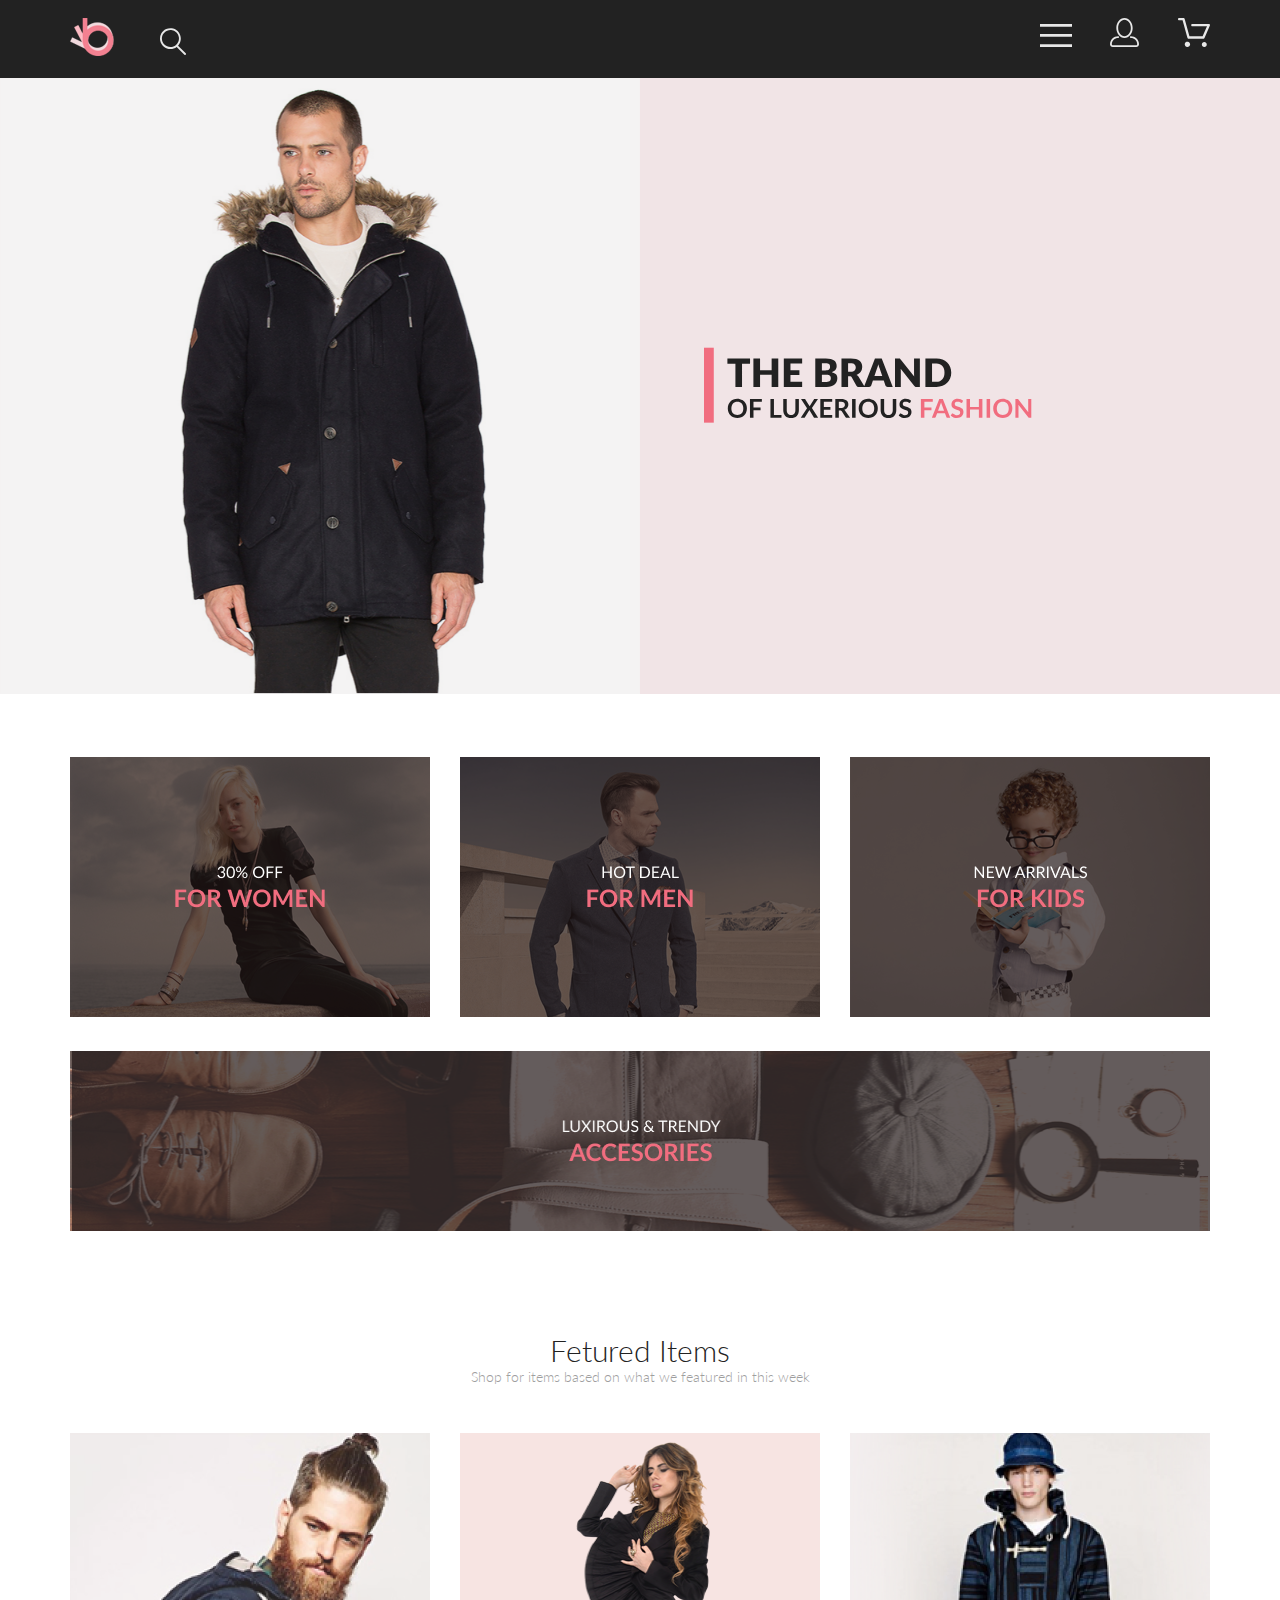
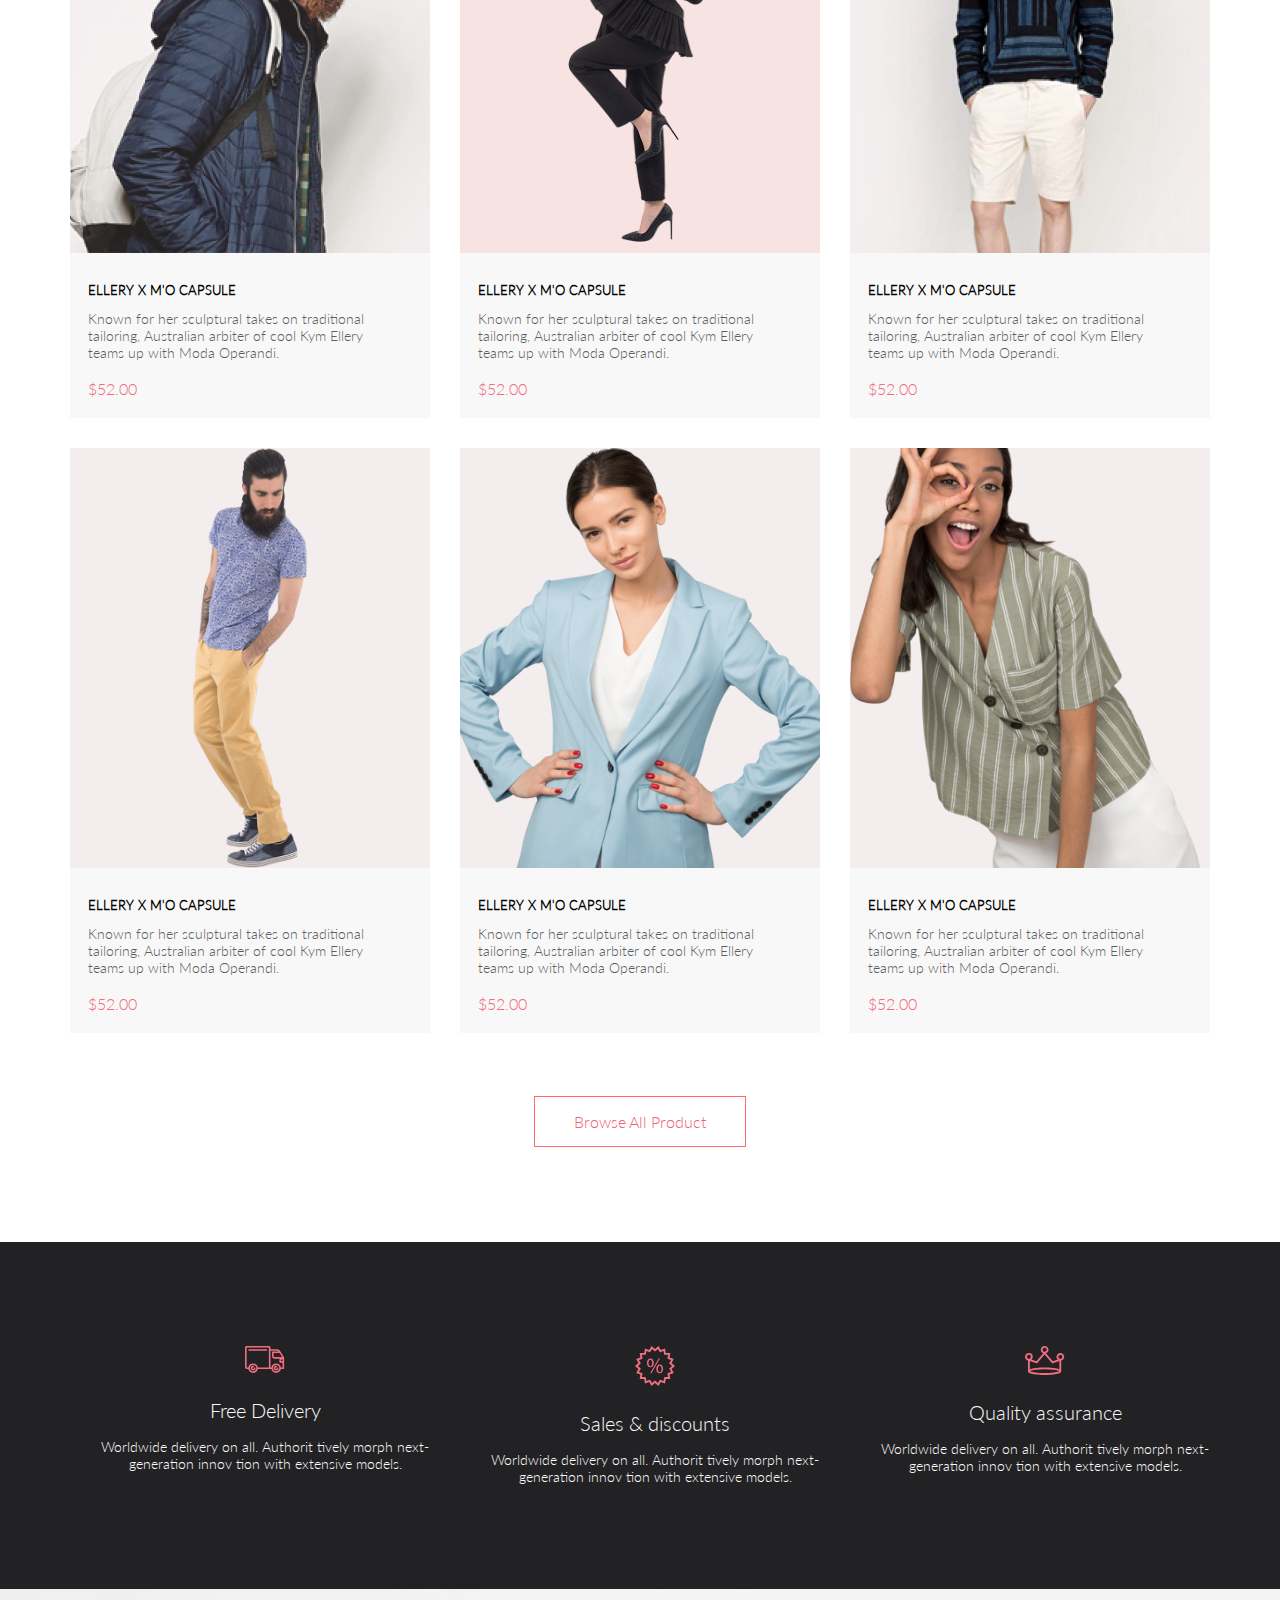
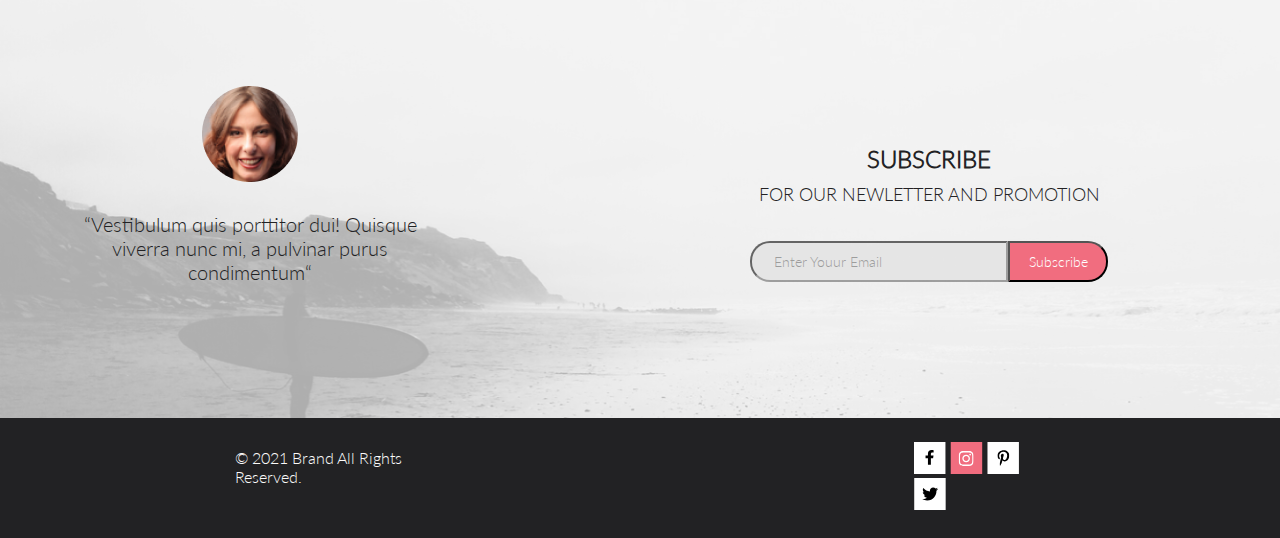
<file: index.html>
<!DOCTYPE html>
<html lang="en">

<head>
            <meta charset="UTF-8">
            <meta http-equiv="X-UA-Compatible" content="IE=edge">
            <meta name="viewport" content="width=device-width, initial-scale=1.0">
            <title>Shop Layout</title>
            <link rel="stylesheet" href="style.css">
</head>

<body>

            <div class="menu">
                        <div class="container">
                                    <div class="menu_logo_magnifier_botton">
                                                <a href="index.html" class="menu_logo_botton link">
                                                            <img class="logo_margin" src="pic/logo_botton.svg"
                                                                        alt="logo">
                                                </a>
                                                <a href="#" class="menu_magnifier_botton link">
                                                            <img src="pic/magnifier_botton.svg" alt="magn">
                                                </a>
                                    </div>
                                    <div class="menu_other_botton">
                                                <a href="#" class="menu_dashes_botton link">
                                                            <img class="other_botton_margin" src="pic/dashes_botton.svg"
                                                                        alt="dash">
                                                </a>
                                                <a href="registration.html" class="menu_pers_botton link">
                                                            <img class="other_botton_margin link"
                                                                        src="pic/pers_button.svg" alt="pers">
                                                </a>
                                                <a href="cart.html" class="menu_basket_botton link">
                                                            <img src="pic/basket_botton.svg" alt="bask">
                                                </a>
                                    </div>
                        </div>
            </div>

            <div class="photo_logo">

                        <div class="under_objective_menu">
                                    <div class="box_photo_man">
                                                <img class="photo_man" src="pic/photo_man.png" alt="photo">
                                    </div>

                                    <div class="box_text_photo_man">
                                                <img class="text_photo_man" src="pic/text_photo_man.svg" alt="pic">
                                    </div>
                                    <div class="photo_logo_dark objective_menu_none">
                                    </div>

                                    <div class="objective_menu objective_menu_none">
                                                <a href="#"><img class="objective_menu_close"
                                                                        src="pic/objectiv_menu_close.svg"
                                                                        alt="close"></a>
                                                <h2 class="objective_menu_name">MENU</h2>
                                                <h3 class="objective_menu_categories">MAN</h3>
                                                <p class="objective_menu_text">Accessories</p>
                                                <p class="objective_menu_text">Bags</p>
                                                <p class="objective_menu_text">Denim</p>
                                                <p class="objective_menu_text">T-Shirts</p>
                                                <h3 class="objective_menu_categories">WOMAN</h3>
                                                <p class="objective_menu_text">Accessories</p>
                                                <p class="objective_menu_text">Jakets & Coats</p>
                                                <p class="objective_menu_text">Polos</p>
                                                <p class="objective_menu_text">T-Shirts</p>
                                                <p class="objective_menu_text">Shirts</p>
                                                <h3 class="objective_menu_categories">KIDS</h3>
                                                <p class="objective_menu_text">Accessories</p>
                                                <p class="objective_menu_text">Jakets & Coats</p>
                                                <p class="objective_menu_text">Polos</p>
                                                <p class="objective_menu_text">T-Shirts</p>
                                                <p class="objective_menu_text">Shirts</p>
                                                <p class="objective_menu_text">Bags</p>
                                    </div>

                        </div>

            </div>
            <div class="grid_box container">
                        <div class="woman_pic">
                                    <img class="grid_box_img" src="pic/grid_woman.png" alt="photo">
                        </div>
                        <div class="man_pic">
                                    <img class="grid_box_img" src="pic/grid_man.png" alt="photo">
                        </div>
                        <div class="kid_pic">
                                    <img class="grid_box_img" src="pic/grid_kids.png" alt="photo">
                        </div>
                        <div class="accesories_pic">
                                    <img class="grid_box_img grid_accesories_more425" src="pic/grid_accesories.png"
                                                alt="photo">
                                    <img class="grid_accesories_media425 grid_box_img"
                                                src="pic/grid_accesories_media425.png" alt="photo">
                        </div>
            </div>
            <div class="product_card_box container">
                        <h2 class="product_card_name">Fetured Items</h2>
                        <p class="product_card_text">Shop for items based on what we featured in this week</p>
                        <div class="product_card_gridBox">
                                    <div class="man_blue_jaket backround_color">
                                                <div class="box_product_pic">
                                                            <img class="card_photo_width"
                                                                        src="pic/product/man_blue_jaket.png"
                                                                        alt="photo">
                                                            <div class="focus_dark blue_jaket">
                                                                        <a class="focus_dark_pay"
                                                                                    href="product.html"><img
                                                                                                src="pic/focus_pic.svg"
                                                                                                alt="pay"></a>
                                                            </div>
                                                </div>
                                                <div class="card_text_box">
                                                            <h3 class="card_name">ELLERY X M'O CAPSULE</h3>
                                                            <p class="card_text">Known for her sculptural takes on
                                                                        traditional tailoring,
                                                                        Australian arbiter of cool Kym Ellery teams up
                                                                        with Moda Operandi.</p>
                                                            <p class="card_price">$52.00</p>
                                                </div>
                                    </div>
                                    <div class="woman_black_jaket backround_color">
                                                <div class="box_product_pic">
                                                            <img class="card_photo_width"
                                                                        src="pic/product/woman_black_jaket.png"
                                                                        alt="photo">
                                                            <div class="focus_dark black_jaket">
                                                                        <a class="focus_dark_pay"
                                                                                    href="product.html"><img
                                                                                                src="pic/focus_pic.svg"
                                                                                                alt="pay"></a>
                                                            </div>
                                                </div>
                                                <div class="card_text_box">
                                                            <h3 class="card_name">ELLERY X M'O CAPSULE</h3>
                                                            <p class="card_text">Known for her sculptural takes on
                                                                        traditional tailoring,
                                                                        Australian arbiter of cool Kym Ellery teams up
                                                                        with Moda Operandi.</p>
                                                            <p class="card_price">$52.00</p>
                                                </div>
                                    </div>
                                    <div class="man_blue_hoodies backround_color">
                                                <div class="box_product_pic">
                                                            <img class="card_photo_width"
                                                                        src="pic/product/man_blue_hoodies.png"
                                                                        alt="photo">
                                                            <div class="focus_dark blue_hoodies">
                                                                        <a class="focus_dark_pay"
                                                                                    href="product.html"><img
                                                                                                src="pic/focus_pic.svg"
                                                                                                alt="pay"></a>
                                                            </div>
                                                </div>
                                                <div class="card_text_box">
                                                            <h3 class="card_name">ELLERY X M'O CAPSULE</h3>
                                                            <p class="card_text">Known for her sculptural takes on
                                                                        traditional tailoring,
                                                                        Australian arbiter of cool Kym Ellery teams up
                                                                        with Moda Operandi.</p>
                                                            <p class="card_price">$52.00</p>
                                                </div>
                                    </div>
                                    <div class="man_blue_shirt backround_color">
                                                <div class="box_product_pic">
                                                            <img class="card_photo_width"
                                                                        src="pic/product/man_blue_shirt.png"
                                                                        alt="photo">
                                                            <div class="focus_dark blue_shirt">
                                                                        <a class="focus_dark_pay"
                                                                                    href="product.html"><img
                                                                                                src="pic/focus_pic.svg"
                                                                                                alt="pay"></a>
                                                            </div>
                                                </div>
                                                <div class="card_text_box">
                                                            <h3 class="card_name">ELLERY X M'O CAPSULE</h3>
                                                            <p class="card_text">Known for her sculptural takes on
                                                                        traditional tailoring,
                                                                        Australian arbiter of cool Kym Ellery teams up
                                                                        with Moda Operandi.</p>
                                                            <p class="card_price">$52.00</p>
                                                </div>
                                    </div>
                                    <div class="woman_blue_jaket backround_color">
                                                <div class="box_product_pic">
                                                            <img class="card_photo_width woman_blue_jaket"
                                                                        src="pic/product/woman_blue_jaket.png"
                                                                        alt="photo">
                                                            <div class="focus_dark blue_jaket">
                                                                        <a class="focus_dark_pay"
                                                                                    href="product.html"><img
                                                                                                src="pic/focus_pic.svg"
                                                                                                alt="pay"></a>
                                                            </div>
                                                </div>
                                                <div class="card_text_box">
                                                            <h3 class="card_name">ELLERY X M'O CAPSULE</h3>
                                                            <p class="card_text">Known for her sculptural takes on
                                                                        traditional tailoring,
                                                                        Australian arbiter of cool Kym Ellery teams up
                                                                        with Moda Operandi.</p>
                                                            <p class="card_price">$52.00</p>
                                                </div>
                                    </div>
                                    <div class="woman_beige_shirt backround_color">
                                                <div class="box_product_pic">
                                                            <img class="card_photo_width"
                                                                        src="pic/product/woman_beige_shirt.png"
                                                                        alt="photo">
                                                            <div class="focus_dark beige_shirt">
                                                                        <a class="focus_dark_pay"
                                                                                    href="product.html"><img
                                                                                                src="pic/focus_pic.svg"
                                                                                                alt="pay"></a>
                                                            </div>
                                                </div>
                                                <div class="card_text_box">
                                                            <h3 class="card_name">ELLERY X M'O CAPSULE</h3>
                                                            <p class="card_text">Known for her sculptural takes on
                                                                        traditional tailoring,
                                                                        Australian arbiter of cool Kym Ellery teams up
                                                                        with Moda Operandi.</p>
                                                            <p class="card_price">$52.00</p>
                                                </div>
                                    </div>
                        </div>

                        <div class="Browse_All_Product_botton_box">
                                    <a href="catalog.html" class="Browse_All_Product_botton">Browse All Product</a>
                        </div>


            </div>
            <footer>
                        <div class="black_footer">
                                    <div class="container">
                                                <div class="black_footer_flexBox">
                                                            <div class="pic_center_flex">
                                                                        <img class="black_footer_pic"
                                                                                    src="pic/black_footer_car.svg"
                                                                                    alt="pic">
                                                                        <h2 class="black_footer_name">Free Delivery</h2>
                                                                        <p class="black_footer_text">
                                                                                    Worldwide delivery on all. Authorit
                                                                                    tively morph next-generation innov
                                                                                    tion with
                                                                                    extensive
                                                                                    models.
                                                                        </p>
                                                            </div>
                                                            <div class="pic_center_flex">
                                                                        <img class="black_footer_pic"
                                                                                    src="pic/black_footer_percent.svg"
                                                                                    alt="pic">
                                                                        <h2 class="black_footer_name">Sales & discounts
                                                                        </h2>
                                                                        <p class="black_footer_text">
                                                                                    Worldwide delivery on all. Authorit
                                                                                    tively morph
                                                                                    next-generation innov tion with
                                                                                    extensive
                                                                                    models.
                                                                        </p>
                                                            </div>
                                                            <div class="pic_center_flex">
                                                                        <img class="black_footer_pic"
                                                                                    src="pic/black_footer_korona.svg"
                                                                                    alt="pic">
                                                                        <h2 class="black_footer_name">Quality assurance
                                                                        </h2>
                                                                        <p class="black_footer_text">
                                                                                    Worldwide delivery on all. Authorit
                                                                                    tively morph
                                                                                    next-generation innov tion with
                                                                                    extensive
                                                                                    models.
                                                                        </p>
                                                            </div>
                                                </div>
                                    </div>
                        </div>

                        <div class="grey_footer_box">
                                    <div class="container">
                                                <div class="woman_face_footer_box">
                                                            <img class="woman_face_footer"
                                                                        src="pic/woman_face_footer.png" alt="photo">


                                                            <div class="grey_footer_woman_text_box">
                                                                        <p class="grey_footer_woman_text">
                                                                                    “Vestibulum quis porttitor dui!
                                                                                    Quisque viverra
                                                                                    nunc mi, a
                                                                                    pulvinar
                                                                                    purus condimentum“
                                                                        </p>
                                                            </div>

                                                </div>
                                                <div class="grey_footer_email_box">
                                                            <h2 class="grey_footer_name">SUBSCRIBE</h2>
                                                            <p class="grey_footer_text">FOR OUR NEWLETTER AND PROMOTION
                                                            </p>
                                                            <form class="form_footer_email" action="#">
                                                                        <input class="grey_footer_email" type="email"
                                                                                    placeholder="Enter Youur Email">
                                                                        <button class="button_footer"
                                                                                    type="submit">Subscribe</button>

                                                            </form>

                                                </div>
                                    </div>

                                    <div class="grey_footer-background">
                                    </div>
                        </div>


                        <div class="protection">
                                    <div>
                                                <p class="protection_text">© 2021 Brand All Rights Reserved.</p>
                                    </div>
                                    <div class="link_box">
                                                <a class="footer_link" href="http://www.facebook.com"><img
                                                                        src="pic/link_facebook.svg" alt="facebook"></a>
                                                <a class="footer_link" href="https://instagram-my.ru"><img
                                                                        src="pic/link_instagram.svg"
                                                                        alt="instagram"></a>
                                                <a class="footer_link" href="#"><img src="pic/link_hz.svg" alt=""></a>
                                                <a class="footer_link" href="https://twitter.com/"><img
                                                                        src="pic/link_twitter.svg" alt=""></a>
                                    </div>
                        </div>
            </footer>

            <script src="style.js"></script>

</body>

</html>
</file>
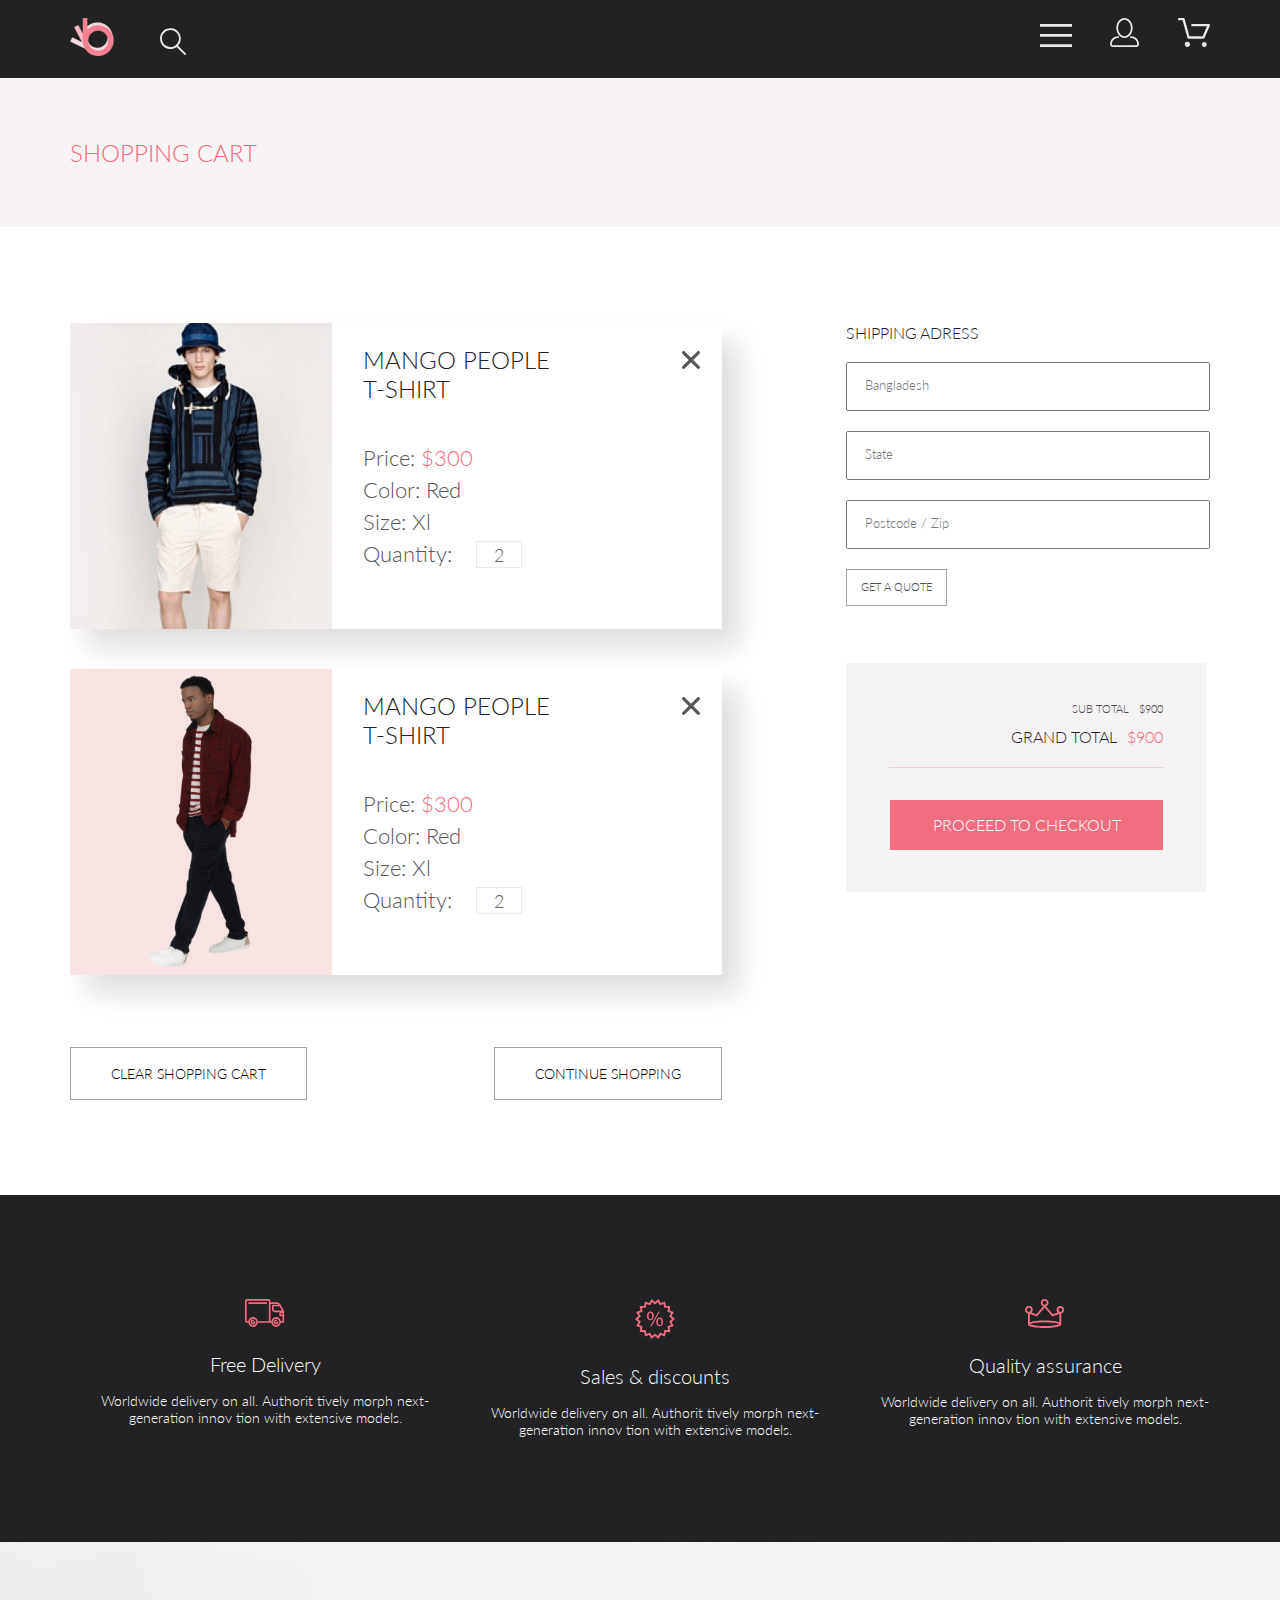
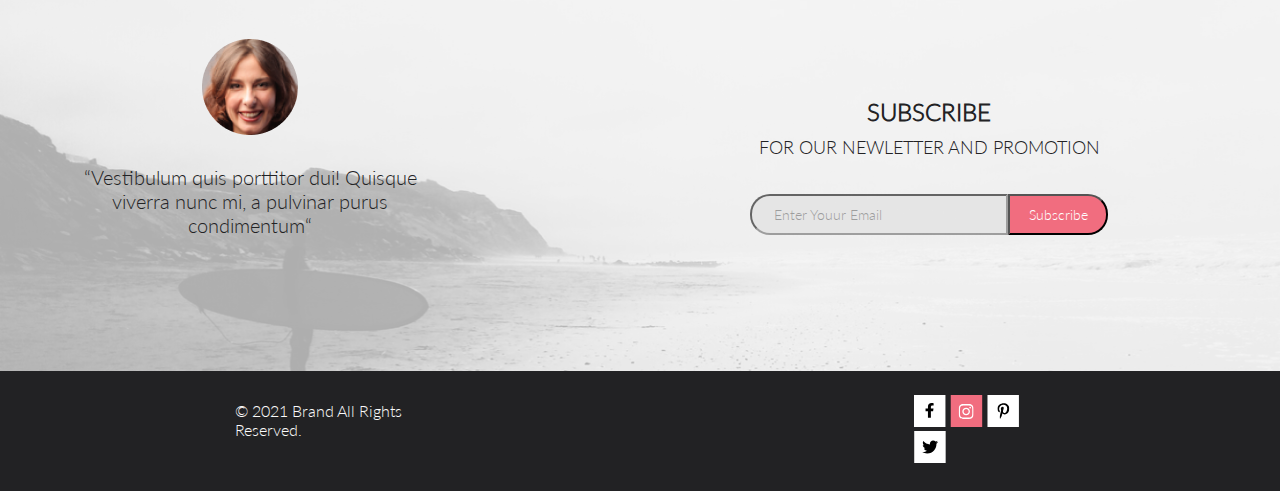
<file: cart.html>
<!DOCTYPE html>
<html lang="en">

<head>
            <meta charset="UTF-8">
            <meta http-equiv="X-UA-Compatible" content="IE=edge">
            <meta name="viewport" content="width=device-width, initial-scale=1.0">
            <title>Cart</title>
            <link rel="stylesheet" href="style.css">
</head>

<body>

            <div class="menu">
                        <div class="container">
                                    <div class="menu_logo_magnifier_botton">
                                                <a href="index.html" class="menu_logo_botton link">
                                                            <img class="logo_margin" src="pic/logo_botton.svg"
                                                                        alt="logo">
                                                </a>
                                                <a href="#" class="menu_magnifier_botton link">
                                                            <img src="pic/magnifier_botton.svg" alt="magn">
                                                </a>
                                    </div>
                                    <div class="menu_other_botton">
                                                <a href="#" class="menu_dashes_botton link">
                                                            <img class="other_botton_margin" src="pic/dashes_botton.svg"
                                                                        alt="dash">
                                                </a>
                                                <a href="registration.html" class="menu_pers_botton link">
                                                            <img class="other_botton_margin link"
                                                                        src="pic/pers_button.svg" alt="pers">
                                                </a>
                                                <a href="cart.html" class="menu_basket_botton link">
                                                            <img src="pic/basket_botton.svg" alt="bask">
                                                </a>
                                    </div>
                        </div>
            </div>
            <div class="photo_logo">

                        <div class="under_objective_menu">
                                    <div class="photo_logo_dark objective_menu_none">
                                    </div>

                                    <div class="objective_menu objective_menu_none">
                                                <a href="#"><img class="objective_menu_close"
                                                                        src="pic/objectiv_menu_close.svg"
                                                                        alt="close"></a>
                                                <h2 class="objective_menu_name">MENU</h2>
                                                <h3 class="objective_menu_categories">MAN</h3>
                                                <p class="objective_menu_text">Accessories</p>
                                                <p class="objective_menu_text">Bags</p>
                                                <p class="objective_menu_text">Denim</p>
                                                <p class="objective_menu_text">T-Shirts</p>
                                                <h3 class="objective_menu_categories">WOMAN</h3>
                                                <p class="objective_menu_text">Accessories</p>
                                                <p class="objective_menu_text">Jakets & Coats</p>
                                                <p class="objective_menu_text">Polos</p>
                                                <p class="objective_menu_text">T-Shirts</p>
                                                <p class="objective_menu_text">Shirts</p>
                                                <h3 class="objective_menu_categories">KIDS</h3>
                                                <p class="objective_menu_text">Accessories</p>
                                                <p class="objective_menu_text">Jakets & Coats</p>
                                                <p class="objective_menu_text">Polos</p>
                                                <p class="objective_menu_text">T-Shirts</p>
                                                <p class="objective_menu_text">Shirts</p>
                                                <p class="objective_menu_text">Bags</p>
                                    </div>

                        </div>

                        <div class="header_catalog">
                                    <div class="container">
                                                <h1 class="catalog_header_name">SHOPPING CART</h1>
                                    </div>
                        </div>

            </div>

            <div class="b-flexCart container b-flexCart_marginTop b-flexCart_flex">
                        <div class="b-flexCart__cart">
                                    <div class="b-cartPay">
                                                <img class="b-cartPay__img" src="pic/product/man_blue_hoodies.png"
                                                            alt="product">

                                                <div class="b-cartPay__text b-cartPayText">
                                                            <h2
                                                                        class="b-cartPayText__name b-cartPayText__name_marginBottom">
                                                                        MANGO PEOPLE T-SHIRT
                                                            </h2>
                                                            <div class="b-price b-price_flex b-price_marginBottom">
                                                                        <p class="b-price__text">Price:</p>
                                                                        <p
                                                                                    class="b-price__text b-price__text_marginLeft b-price__text_orange">
                                                                                    $300</p>
                                                            </div class="b-price b-price_marginBottom">
                                                            <div class="b-price b-price_marginBottom">
                                                                        <p class="b-price__text">Color: Red</p>
                                                            </div>
                                                            <div class="b-price b-price_marginBottom">
                                                                        <p class="b-price__text">Size: Xl</p>
                                                            </div class="b-price b-price_marginBottom">
                                                            <div class="b-price b-price_flex">
                                                                        <p class="b-price__text">Quantity:</p>
                                                                        <p
                                                                                    class="b-price__size b-price__size_marginLeft">
                                                                                    2
                                                                        </p>
                                                            </div>
                                                </div>
                                                <a href="#" class="b-cartPay__close"><img src="pic/closeBig.svg"
                                                                        alt="close"></a>
                                    </div>
                                    <div class="b-cartPay b-cartPay_marginTop">
                                                <img class="b-cartPay__img" src="pic/product/blackMen_redShirt.png"
                                                            alt="product">
                                                <div class="b-cartPay__text b-cartPayText">
                                                            <h2
                                                                        class="b-cartPayText__name b-cartPayText__name_marginBottom">
                                                                        MANGO PEOPLE T-SHIRT
                                                            </h2>
                                                            <div class="b-price b-price_flex b-price_marginBottom">
                                                                        <p class="b-price__text">Price:</p>
                                                                        <p
                                                                                    class="b-price__text b-price__text_marginLeft b-price__text_orange">
                                                                                    $300</p>
                                                            </div class="b-price b-price_marginBottom">
                                                            <div class="b-price b-price_marginBottom">
                                                                        <p class="b-price__text">Color: Red</p>
                                                            </div>
                                                            <div class="b-price b-price_marginBottom">
                                                                        <p class="b-price__text">Size: Xl</p>
                                                            </div class="b-price b-price_marginBottom">
                                                            <div class="b-price b-price_flex">
                                                                        <p class="b-price__text">Quantity:</p>
                                                                        <p
                                                                                    class="b-price__size b-price__size_marginLeft">
                                                                                    2
                                                                        </p>
                                                            </div>
                                                </div>
                                                <a href="#" class="b-cartPay__close"><img src="pic/closeBig.svg"
                                                                        alt="close"></a>
                                    </div>
                                    <div class="b-bottonPay b-bottonPay_flex b-bottonPay_marginTop">
                                                <a class="b-bottonPay__bottonClear" href="index.html">CLEAR SHOPPING
                                                            CART</a>

                                                <a class="b-bottonPay__bottonContinue" href="index.html">CONTINUE
                                                            SHOPPING</a>
                                    </div>
                        </div>
                        <div class="b-flexCart__pay b-flexCart__pay_margin">
                                    <form class="b-payForm b-payForm_flex" action="#">
                                                <h2 class="b-payForm__name b-payForm__name_marginButtom">SHIPPING ADRESS
                                                </h2>
                                                <input class="b-payForm__sityInput b-payForm__sityInput_marginButtom"
                                                            placeholder="Bangladesh">
                                                <input class="b-payForm__stateInput b-payForm__stateInput_marginButtom"
                                                            placeholder="State">
                                                <input class="b-payForm__postcodeInput b-payForm__postcodeInput_marginButtom"
                                                            placeholder="Postcode / Zip">
                                                <button class="b-payForm__buttonSubmit b-payForm__buttonSubmit_marginButtom"
                                                            type="submit">GET A
                                                            QUOTE</button>
                                    </form>
                                    <div class="b-proceed b-proceed_flex b-proceed_margin">
                                                <div class="b-proceed__subBox b-proceed__subBox_flex">
                                                            <p class="b-proceed__sub">SUB TOTAL</p>
                                                            <p class="b-proceed__subPrice">$900</p>
                                                </div>

                                                <div class="b-proceed__grandBox b-proceed__grandBox_flex">
                                                            <p class="b-proceed__grand">GRAND TOTAL</p>
                                                            <p class="b-proceed__grandPrice">$900</p>
                                                </div>

                                                <img class="b-proceed__line" src="product_pic/grey_line.svg" alt="line">
                                                <a class="b-proceed__botton b-proceed__botton_margin" href="#">PROCEED
                                                            TO CHECKOUT</a>
                                    </div>
                        </div>
            </div>

            <footer>
                        <div class="black_footer">
                                    <div class="container">
                                                <div class="black_footer_flexBox">
                                                            <div class="pic_center_flex">
                                                                        <img class="black_footer_pic"
                                                                                    src="pic/black_footer_car.svg"
                                                                                    alt="pic">
                                                                        <h2 class="black_footer_name">Free Delivery</h2>
                                                                        <p class="black_footer_text">
                                                                                    Worldwide delivery on all. Authorit
                                                                                    tively morph next-generation innov
                                                                                    tion with
                                                                                    extensive
                                                                                    models.
                                                                        </p>
                                                            </div>
                                                            <div class="pic_center_flex">
                                                                        <img class="black_footer_pic"
                                                                                    src="pic/black_footer_percent.svg"
                                                                                    alt="pic">
                                                                        <h2 class="black_footer_name">Sales & discounts
                                                                        </h2>
                                                                        <p class="black_footer_text">
                                                                                    Worldwide delivery on all. Authorit
                                                                                    tively morph
                                                                                    next-generation innov tion with
                                                                                    extensive
                                                                                    models.
                                                                        </p>
                                                            </div>
                                                            <div class="pic_center_flex">
                                                                        <img class="black_footer_pic"
                                                                                    src="pic/black_footer_korona.svg"
                                                                                    alt="pic">
                                                                        <h2 class="black_footer_name">Quality assurance
                                                                        </h2>
                                                                        <p class="black_footer_text">
                                                                                    Worldwide delivery on all. Authorit
                                                                                    tively morph
                                                                                    next-generation innov tion with
                                                                                    extensive
                                                                                    models.
                                                                        </p>
                                                            </div>
                                                </div>
                                    </div>
                        </div>

                        <div class="grey_footer_box">
                                    <div class="container">
                                                <div class="woman_face_footer_box">
                                                            <img class="woman_face_footer"
                                                                        src="pic/woman_face_footer.png" alt="photo">


                                                            <div class="grey_footer_woman_text_box">
                                                                        <p class="grey_footer_woman_text">
                                                                                    “Vestibulum quis porttitor dui!
                                                                                    Quisque viverra
                                                                                    nunc mi, a
                                                                                    pulvinar
                                                                                    purus condimentum“
                                                                        </p>
                                                            </div>

                                                </div>
                                                <div class="grey_footer_email_box">
                                                            <h2 class="grey_footer_name">SUBSCRIBE</h2>
                                                            <p class="grey_footer_text">FOR OUR NEWLETTER AND PROMOTION
                                                            </p>
                                                            <form class="form_footer_email" action="#">
                                                                        <input class="grey_footer_email" type="email"
                                                                                    placeholder="Enter Youur Email">
                                                                        <button class="button_footer"
                                                                                    type="submit">Subscribe</button>

                                                            </form>

                                                </div>
                                    </div>

                                    <div class="grey_footer-background">
                                    </div>
                        </div>


                        <div class="protection">
                                    <div>
                                                <p class="protection_text">© 2021 Brand All Rights Reserved.</p>
                                    </div>
                                    <div class="link_box">
                                                <a class="footer_link" href="http://www.facebook.com"><img
                                                                        src="pic/link_facebook.svg" alt="facebook"></a>
                                                <a class="footer_link" href="https://instagram-my.ru"><img
                                                                        src="pic/link_instagram.svg"
                                                                        alt="instagram"></a>
                                                <a class="footer_link" href="#"><img src="pic/link_hz.svg" alt=""></a>
                                                <a class="footer_link" href="https://twitter.com/"><img
                                                                        src="pic/link_twitter.svg" alt=""></a>
                                    </div>
                        </div>
            </footer>

            <script src="style.js"></script>

</body>

</html>
</file>
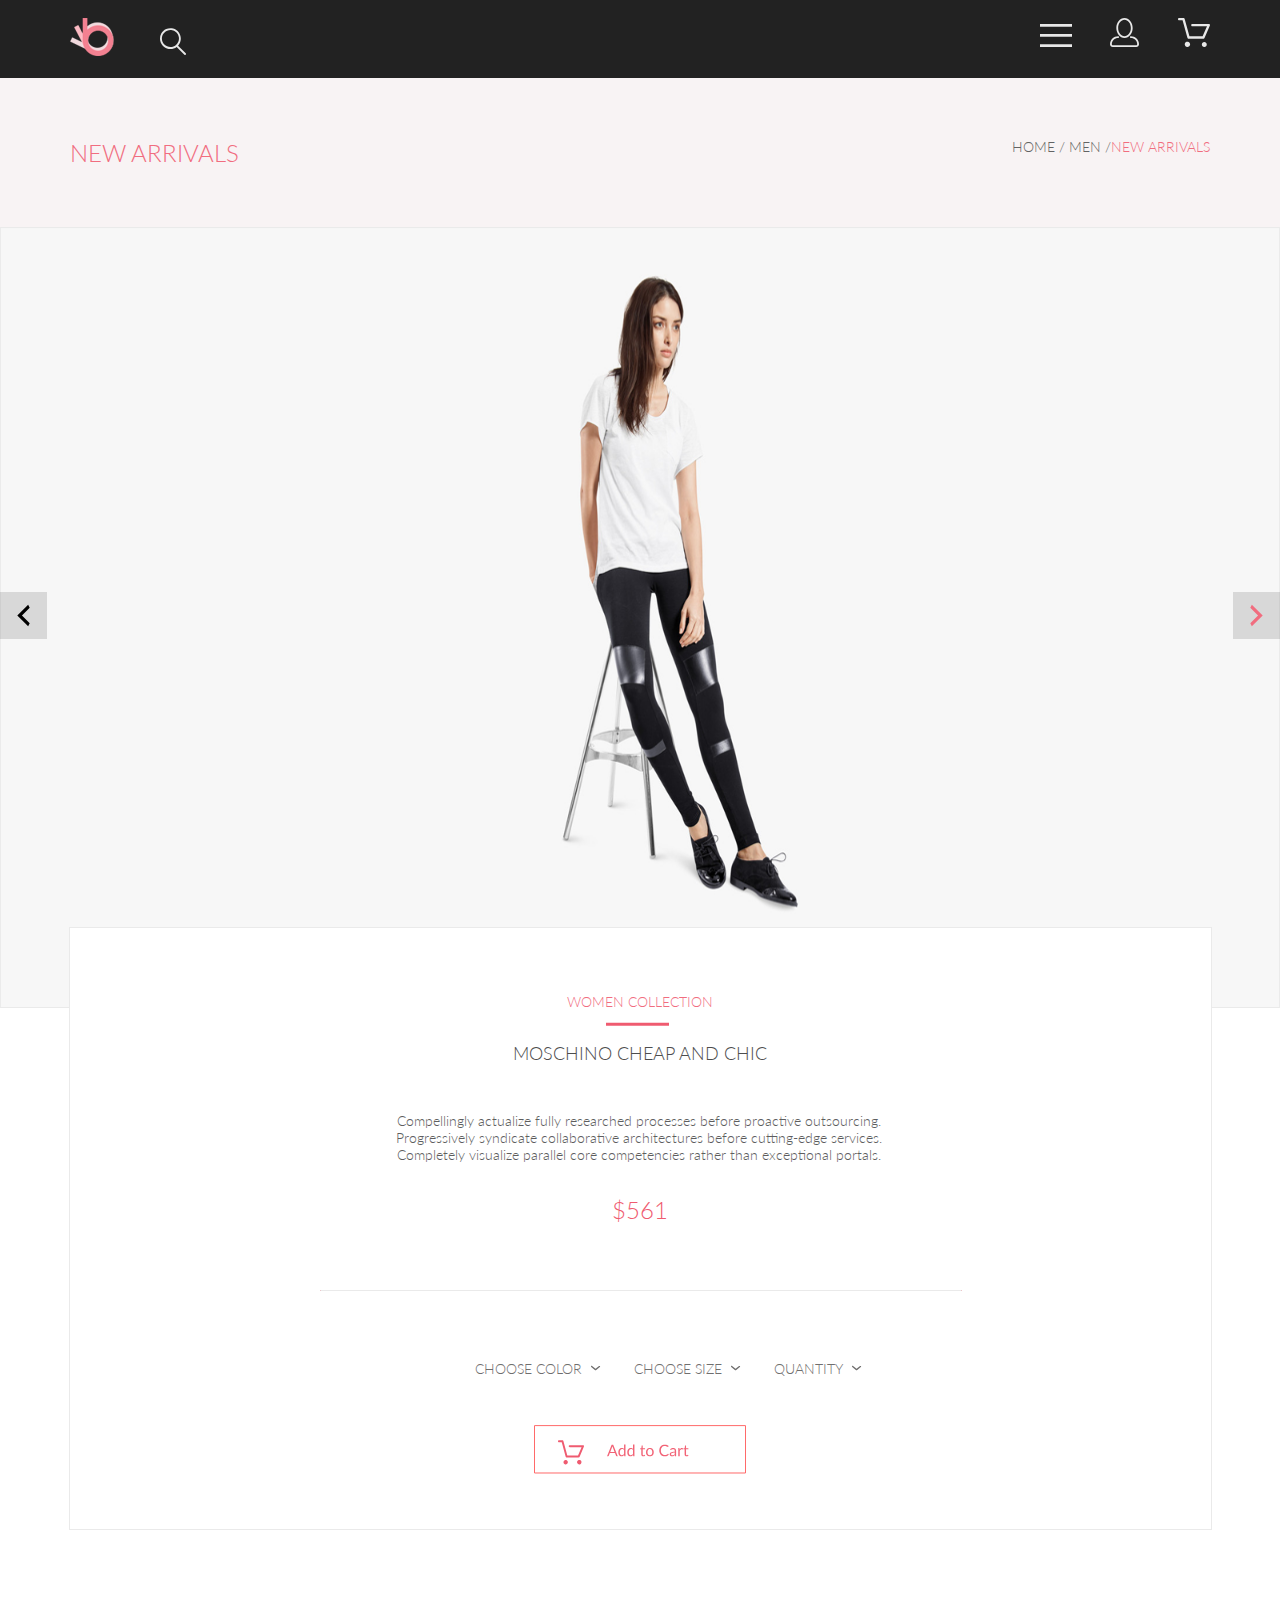
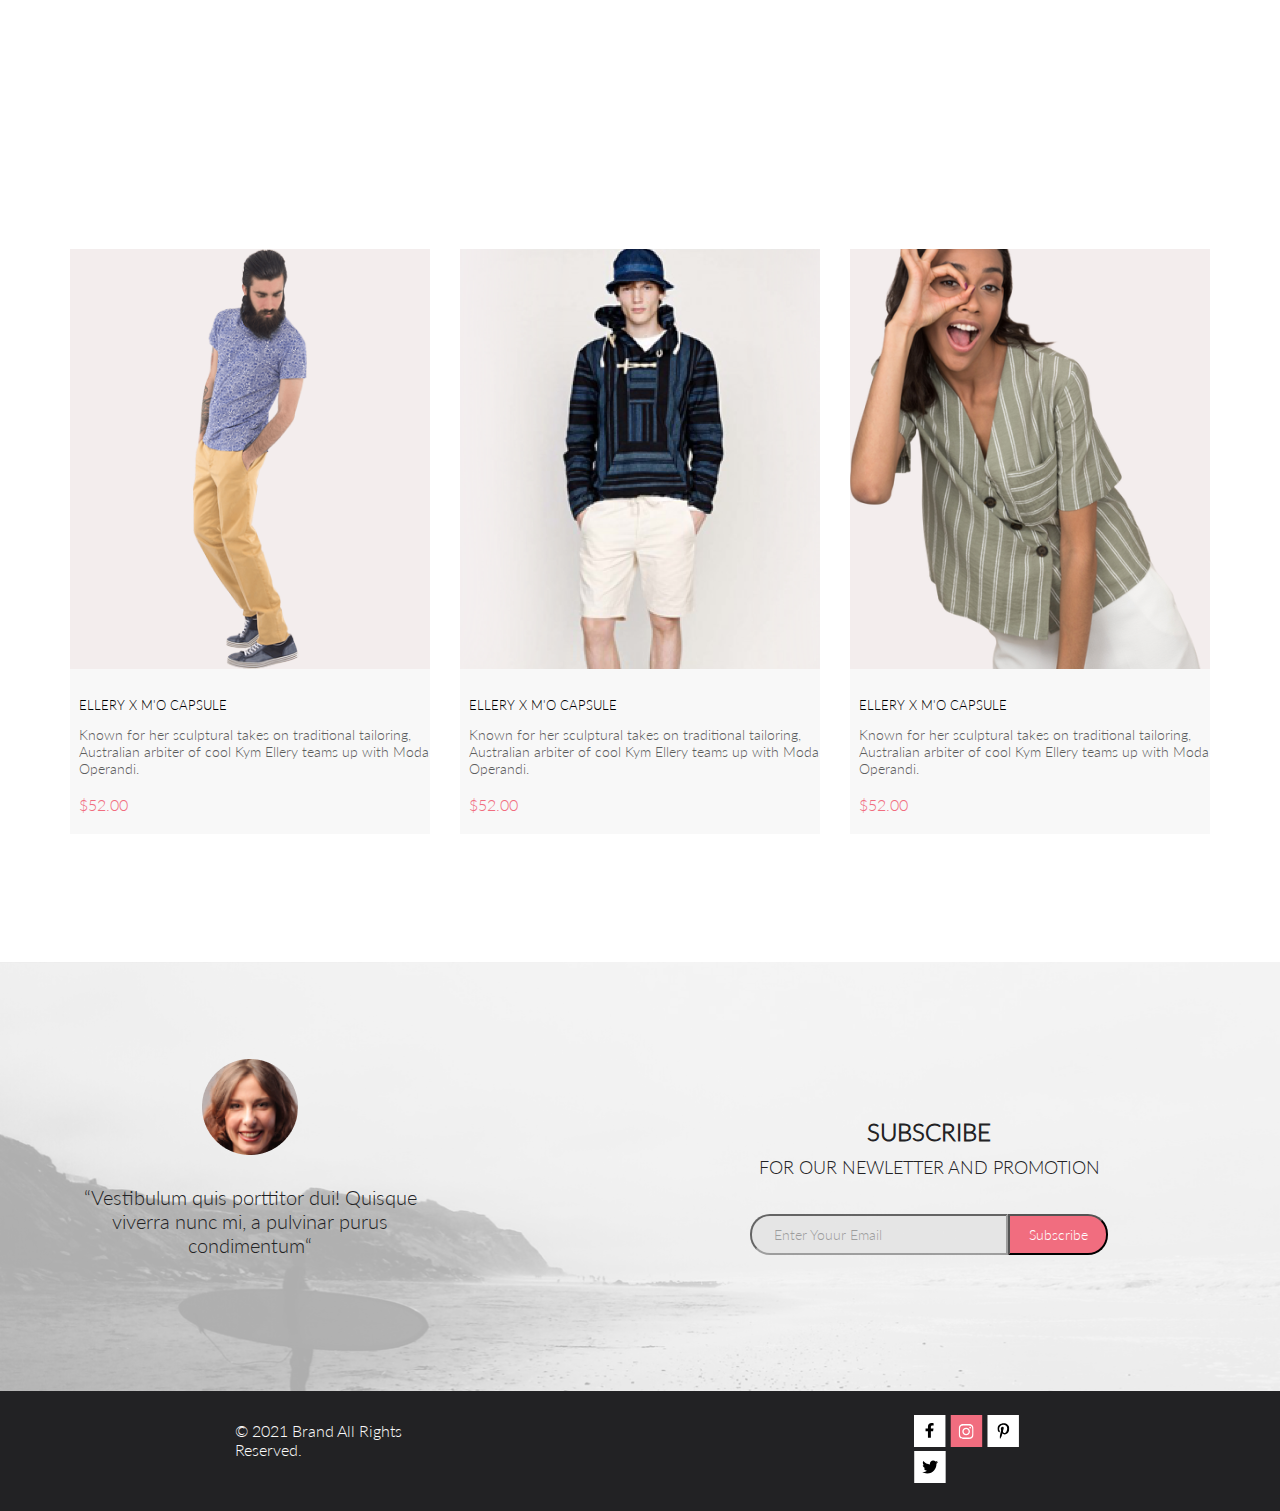
<file: product.html>
<!DOCTYPE html>
<html lang="en">

<head>
            <meta charset="UTF-8">
            <meta http-equiv="X-UA-Compatible" content="IE=edge">
            <meta name="viewport" content="width=device-width, initial-scale=1.0">
            <title>Product</title>
            <link rel="stylesheet" href="style.css">
</head>

<body>

            <div class="menu">
                        <div class="container">
                                    <div class="menu_logo_magnifier_botton">
                                                <a href="index.html" class="menu_logo_botton link">
                                                            <img class="logo_margin" src="pic/logo_botton.svg"
                                                                        alt="logo">
                                                </a>
                                                <a href="#" class="menu_magnifier_botton link">
                                                            <img src="pic/magnifier_botton.svg" alt="magn">
                                                </a>
                                    </div>
                                    <div class="menu_other_botton">
                                                <a href="#" class="menu_dashes_botton link">
                                                            <img class="other_botton_margin" src="pic/dashes_botton.svg"
                                                                        alt="dash">
                                                </a>
                                                <a href="registration.html" class="menu_pers_botton link">
                                                            <img class="other_botton_margin link"
                                                                        src="pic/pers_button.svg" alt="pers">
                                                </a>
                                                <a href="cart.html" class="menu_basket_botton link">
                                                            <img src="pic/basket_botton.svg" alt="bask">
                                                </a>
                                    </div>
                        </div>
            </div>

            <div class="photo_logo">

                        <div class="under_objective_menu">
                                    <div class="photo_logo_dark objective_menu_none">
                                    </div>

                                    <div class="objective_menu objective_menu_none">
                                                <a href="#"><img class="objective_menu_close"
                                                                        src="pic/objectiv_menu_close.svg"
                                                                        alt="close"></a>
                                                <h2 class="objective_menu_name">MENU</h2>
                                                <h3 class="objective_menu_categories">MAN</h3>
                                                <p class="objective_menu_text">Accessories</p>
                                                <p class="objective_menu_text">Bags</p>
                                                <p class="objective_menu_text">Denim</p>
                                                <p class="objective_menu_text">T-Shirts</p>
                                                <h3 class="objective_menu_categories">WOMAN</h3>
                                                <p class="objective_menu_text">Accessories</p>
                                                <p class="objective_menu_text">Jakets & Coats</p>
                                                <p class="objective_menu_text">Polos</p>
                                                <p class="objective_menu_text">T-Shirts</p>
                                                <p class="objective_menu_text">Shirts</p>
                                                <h3 class="objective_menu_categories">KIDS</h3>
                                                <p class="objective_menu_text">Accessories</p>
                                                <p class="objective_menu_text">Jakets & Coats</p>
                                                <p class="objective_menu_text">Polos</p>
                                                <p class="objective_menu_text">T-Shirts</p>
                                                <p class="objective_menu_text">Shirts</p>
                                                <p class="objective_menu_text">Bags</p>
                                    </div>

                        </div>

                        <div class="header_catalog">
                                    <div class="container">
                                                <h1 class="catalog_header_name">NEW ARRIVALS</h1>
                                                <div class="crumbs">
                                                            <h2 class="crumbs_home">HOME / MEN / </h2>
                                                            <h2 class="crumbs_arrivals">NEW ARRIVALS</h2>
                                                </div>
                                    </div>
                        </div>

            </div>

            <div class="b-seePay">

                        <div class="b-see b-see_flex">
                                    <a class="b-see__arrowBlack b-see__arrowBlack_posLeft" href="#"><img
                                                            src="product_pic/arrow_black.svg" alt="pic"></a>
                                    <a class="b-see__arrowRed b-see__arrowRed_posRight" href="#"><img
                                                            src="product_pic/arrow_red.svg" alt="pic"></a>

                        </div>
                        <div class="b-seePay__container b-seePay__container_flex container">
                                    <div class="b-pay b-pay_absolute">
                                                <h2 class="b-pay__nameBlock">WOMEN COLLECTION</h2>
                                                <img class="b-pay__redLine" src="product_pic/red_line.svg" alt="pic">
                                                <h1 class="b-pay__textName">MOSCHINO CHEAP AND CHIC</h1>
                                                <p class="b-pay__text">Compellingly actualize fully researched processes
                                                            before
                                                            proactive
                                                            outsourcing. Progressively syndicate collaborative
                                                            architectures before cutting-edge services. Completely
                                                            visualize parallel core competencies rather than exceptional
                                                            portals.</p>
                                                <p class="b-pay__price">$561</p>
                                                <img class="b-pay__greyLine" src="product_pic/grey_line.svg" alt="pic">
                                                <div class="b-pay__filter b-pay__filter_flex">
                                                            <div class="b-pay__textBox b-pay__textBox_flex">
                                                                        <p class="b-pay__filterText">CHOOSE COLOR</p>
                                                                        <img class="b-pay__filterIcon"
                                                                                    src="catalog_pic/catalog-menu_icon.svg"
                                                                                    alt="icon">
                                                            </div>
                                                            <div class="b-pay__textBox b-pay__textBox_flex">
                                                                        <p class="b-pay__filterText">CHOOSE SIZE</p>
                                                                        <img class="b-pay__filterIcon"
                                                                                    src="catalog_pic/catalog-menu_icon.svg"
                                                                                    alt="icon">
                                                            </div>
                                                            <div class="b-pay__textBox b-pay__textBox_flex">
                                                                        <p class="b-pay__filterText">QUANTITY</p>
                                                                        <img class="b-pay__filterIcon"
                                                                                    src="catalog_pic/catalog-menu_icon.svg"
                                                                                    alt="icon">
                                                            </div>
                                                </div>
                                                <div class="b-pay__button">
                                                            <a href="#"><img src="product_pic/button.svg"
                                                                                    alt="button"></a>
                                                </div>

                                    </div>
                        </div>
            </div>

            <div class="b-productCard b-productCard_grid container">
                        <div class="b-productCard__card manBlueShirt">

                                    <img class="b-productCard__img" src="pic/product/man_blue_shirt.png" alt="photo">

                                    <div class="b-productCard__textBox">
                                                <h3 class="b-productCard__name">ELLERY X M'O CAPSULE</h3>
                                                <p class="b-productCard__text">Known for her sculptural takes on
                                                            traditional tailoring,
                                                            Australian arbiter of cool Kym Ellery teams up
                                                            with Moda Operandi.</p>
                                                <p class="b-productCard__price">$52.00</p>
                                    </div>

                        </div>

                        <div class="b-productCard__card manBlueHoodies">


                                    <img class="b-productCard__img" src="pic/product/man_blue_hoodies.png" alt="photo">

                                    <div class="b-productCard__textBox">
                                                <h3 class="b-productCard__name">ELLERY X M'O CAPSULE</h3>
                                                <p class="b-productCard__text">Known for her sculptural takes on
                                                            traditional tailoring,
                                                            Australian arbiter of cool Kym Ellery teams up
                                                            with Moda Operandi.</p>
                                                <p class="b-productCard__price">$52.00</p>
                                    </div>

                        </div>
                        <div class="b-productCard__card b-productCard__card_none womanBeigeShirt">


                                    <img class="b-productCard__img" src="pic/product/woman_beige_shirt.png" alt="photo">

                                    <div class="b-productCard__textBox">
                                                <h3 class="b-productCard__name">ELLERY X M'O CAPSULE</h3>
                                                <p class="b-productCard__text">Known for her sculptural takes on
                                                            traditional tailoring,
                                                            Australian arbiter of cool Kym Ellery teams up
                                                            with Moda Operandi.</p>
                                                <p class="b-productCard__price">$52.00</p>
                                    </div>

                        </div>
            </div>


            <footer>
                        <div class="grey_footer_box">
                                    <div class="container">
                                                <div class="woman_face_footer_box">
                                                            <img class="woman_face_footer"
                                                                        src="pic/woman_face_footer.png" alt="photo">


                                                            <div class="grey_footer_woman_text_box">
                                                                        <p class="grey_footer_woman_text">
                                                                                    “Vestibulum quis porttitor dui!
                                                                                    Quisque viverra
                                                                                    nunc mi, a
                                                                                    pulvinar
                                                                                    purus condimentum“
                                                                        </p>
                                                            </div>

                                                </div>
                                                <div class="grey_footer_email_box">
                                                            <h2 class="grey_footer_name">SUBSCRIBE</h2>
                                                            <p class="grey_footer_text">FOR OUR NEWLETTER AND PROMOTION
                                                            </p>
                                                            <form class="form_footer_email" action="#">
                                                                        <input class="grey_footer_email" type="email"
                                                                                    placeholder="Enter Youur Email">
                                                                        <button class="button_footer"
                                                                                    type="submit">Subscribe</button>

                                                            </form>

                                                </div>
                                    </div>

                                    <div class="grey_footer-background">
                                    </div>
                        </div>


                        <div class="protection">
                                    <div>
                                                <p class="protection_text">© 2021 Brand All Rights Reserved.</p>
                                    </div>
                                    <div class="link_box">
                                                <a class="footer_link" href="http://www.facebook.com"><img
                                                                        src="pic/link_facebook.svg" alt="facebook"></a>
                                                <a class="footer_link" href="https://instagram-my.ru"><img
                                                                        src="pic/link_instagram.svg"
                                                                        alt="instagram"></a>
                                                <a class="footer_link" href="#"><img src="pic/link_hz.svg" alt=""></a>
                                                <a class="footer_link" href="https://twitter.com/"><img
                                                                        src="pic/link_twitter.svg" alt=""></a>
                                    </div>
                        </div>
            </footer>

</body>

</html>
</file>
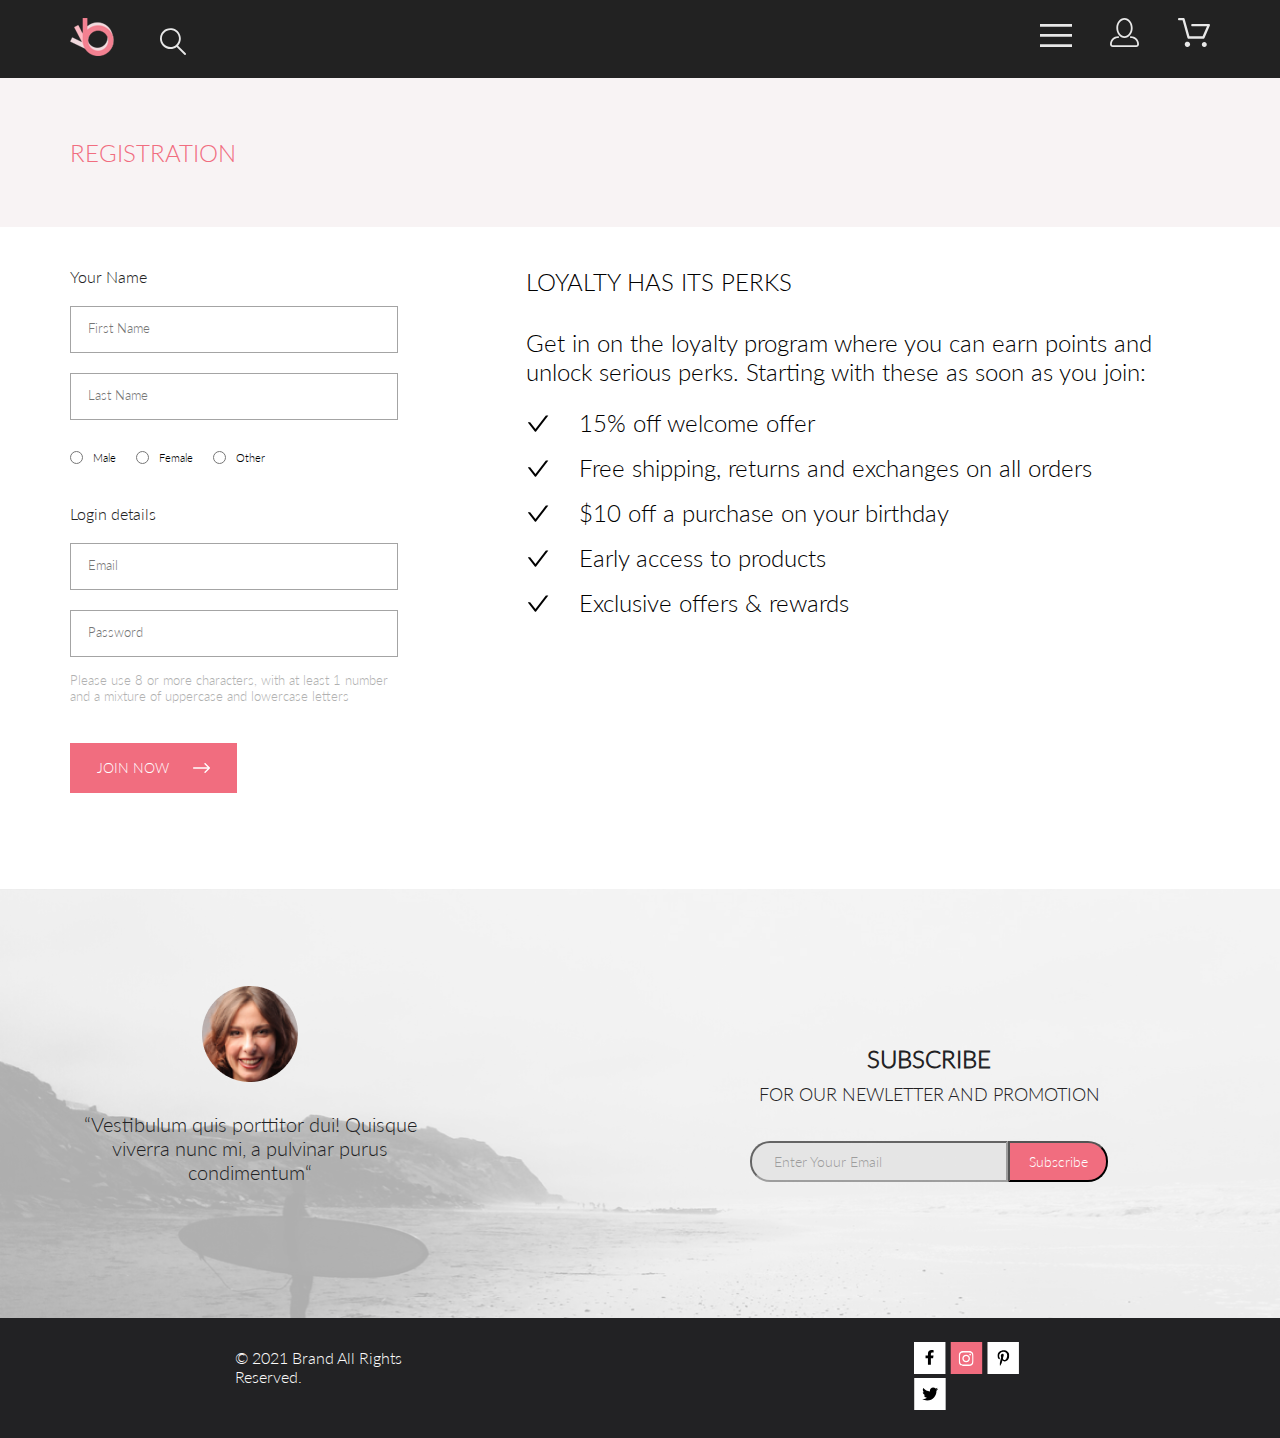
<file: registration.html>
<!DOCTYPE html>
<html lang="en">

<head>
            <meta charset="UTF-8">
            <meta http-equiv="X-UA-Compatible" content="IE=edge">
            <meta name="viewport" content="width=device-width, initial-scale=1.0">
            <title>Registration</title>
            <link rel="stylesheet" href="style.css">
</head>

<body>
            <div class="menu">
                        <div class="container">
                                    <div class="menu_logo_magnifier_botton">
                                                <a href="index.html" class="menu_logo_botton link">
                                                            <img class="logo_margin" src="pic/logo_botton.svg"
                                                                        alt="logo">
                                                </a>
                                                <a href="#" class="menu_magnifier_botton link">
                                                            <img src="pic/magnifier_botton.svg" alt="magn">
                                                </a>
                                    </div>
                                    <div class="menu_other_botton">
                                                <a href="#" class="menu_dashes_botton link">
                                                            <img class="other_botton_margin" src="pic/dashes_botton.svg"
                                                                        alt="dash">
                                                </a>
                                                <a href="registration.html" class="menu_pers_botton link">
                                                            <img class="other_botton_margin link"
                                                                        src="pic/pers_button.svg" alt="pers">
                                                </a>
                                                <a href="cart.html" class="menu_basket_botton link">
                                                            <img src="pic/basket_botton.svg" alt="bask">
                                                </a>
                                    </div>
                        </div>
            </div>
            <div class="photo_logo">

                        <div class="under_objective_menu">
                                    <div class="photo_logo_dark objective_menu_none">
                                    </div>

                                    <div class="objective_menu objective_menu_none">
                                                <a href="#"><img class="objective_menu_close"
                                                                        src="pic/objectiv_menu_close.svg"
                                                                        alt="close"></a>
                                                <h2 class="objective_menu_name">MENU</h2>
                                                <h3 class="objective_menu_categories">MAN</h3>
                                                <p class="objective_menu_text">Accessories</p>
                                                <p class="objective_menu_text">Bags</p>
                                                <p class="objective_menu_text">Denim</p>
                                                <p class="objective_menu_text">T-Shirts</p>
                                                <h3 class="objective_menu_categories">WOMAN</h3>
                                                <p class="objective_menu_text">Accessories</p>
                                                <p class="objective_menu_text">Jakets & Coats</p>
                                                <p class="objective_menu_text">Polos</p>
                                                <p class="objective_menu_text">T-Shirts</p>
                                                <p class="objective_menu_text">Shirts</p>
                                                <h3 class="objective_menu_categories">KIDS</h3>
                                                <p class="objective_menu_text">Accessories</p>
                                                <p class="objective_menu_text">Jakets & Coats</p>
                                                <p class="objective_menu_text">Polos</p>
                                                <p class="objective_menu_text">T-Shirts</p>
                                                <p class="objective_menu_text">Shirts</p>
                                                <p class="objective_menu_text">Bags</p>
                                    </div>

                        </div>

                        <div class="header_catalog">
                                    <div class="container">
                                                <h1 class="catalog_header_name">REGISTRATION</h1>
                                    </div>
                        </div>

            </div>

            <div class="container">
                        <div class="b-reg b-reg_margin ">
                                    <form class="b-reg__regForm b-regForm b-regForm_flex" action="#">
                                                <h2 class="b-regForm__name b-regForm__name_margin">Your Name</h2>
                                                <input class="b-regForm__input b-regForm__input_marginBottom"
                                                            type="text" placeholder="First Name">
                                                <input class="b-regForm__input" type="text" placeholder="Last Name">
                                                <div
                                                            class="b-regForm__gender b-regForm__gender_flex b-regForm__gender_margin">
                                                            <input name="gender" type="radio">
                                                            <p>Male</p>
                                                            <input name="gender" type="radio">
                                                            <p>Female</p>
                                                            <input type="radio" name="gender">
                                                            <p>Other</p>
                                                </div>
                                                <h2 class="b-regForm__name b-regForm__name_margin">Login details</h2>
                                                <input class="b-regForm__input b-regForm__input_marginBottom"
                                                            type="email" placeholder="Email">
                                                <input class="b-regForm__input" type="password" placeholder="Password">
                                                <p class="b-regForm__text b-regForm__text_margin">Please use 8 or more
                                                            characters,
                                                            with at least 1 number
                                                            and a
                                                            mixture of uppercase and lowercase letters
                                                </p>

                                                <button class="b-regForm__button" type="submit">
                                                            JOIN NOW <img src="b-block/arrowRight.svg" alt="">
                                                </button>

                                    </form>
                                    <div class="b-reg__perks b-perks b-perks_margin">
                                                <h1 class="b-perks__name">LOYALTY HAS ITS PERKS</h1>
                                                <p class="b-perks__text">Get in on the loyalty program where you can
                                                            earn points and
                                                            unlock serious perks.
                                                            Starting with these as soon as you join:</p>
                                                <ul class="b-perks__list b-perks__list_margin">
                                                            <li>15% off welcome offer</li>
                                                            <li>Free shipping, returns and exchanges on all orders</li>
                                                            <li>$10 off a purchase on your birthday</li>
                                                            <li>Early access to products</li>
                                                            <li>Exclusive offers & rewards</li>
                                                </ul>
                                    </div>
                        </div>
            </div>

            <footer>
                        <div class="grey_footer_box">
                                    <div class="container">
                                                <div class="woman_face_footer_box">
                                                            <img class="woman_face_footer"
                                                                        src="pic/woman_face_footer.png" alt="photo">


                                                            <div class="grey_footer_woman_text_box">
                                                                        <p class="grey_footer_woman_text">
                                                                                    “Vestibulum quis porttitor dui!
                                                                                    Quisque viverra
                                                                                    nunc mi, a
                                                                                    pulvinar
                                                                                    purus condimentum“
                                                                        </p>
                                                            </div>

                                                </div>
                                                <div class="grey_footer_email_box">
                                                            <h2 class="grey_footer_name">SUBSCRIBE</h2>
                                                            <p class="grey_footer_text">FOR OUR NEWLETTER AND PROMOTION
                                                            </p>
                                                            <form class="form_footer_email" action="#">
                                                                        <input class="grey_footer_email" type="email"
                                                                                    placeholder="Enter Youur Email">
                                                                        <button class="button_footer"
                                                                                    type="submit">Subscribe</button>

                                                            </form>

                                                </div>
                                    </div>

                                    <div class="grey_footer-background">
                                    </div>
                        </div>


                        <div class="protection">
                                    <div>
                                                <p class="protection_text">© 2021 Brand All Rights Reserved.</p>
                                    </div>
                                    <div class="link_box">
                                                <a class="footer_link" href="http://www.facebook.com"><img
                                                                        src="pic/link_facebook.svg" alt="facebook"></a>
                                                <a class="footer_link" href="https://instagram-my.ru"><img
                                                                        src="pic/link_instagram.svg"
                                                                        alt="instagram"></a>
                                                <a class="footer_link" href="#"><img src="pic/link_hz.svg" alt=""></a>
                                                <a class="footer_link" href="https://twitter.com/"><img
                                                                        src="pic/link_twitter.svg" alt=""></a>
                                    </div>
                        </div>
            </footer>

            <script src="style.js"></script>

</body>

</html>
</file>
<file: style.css>
* {
  margin: 0;
  padding: 0;
}

.container {
  max-width: 1140px;
  margin: 0 auto;
}

.menu {
  background: #222222;
}

.menu .container {
  padding-top: 18px;
  padding-bottom: 18px;
  display: -webkit-box;
  display: -ms-flexbox;
  display: flex;
  -webkit-box-pack: justify;
      -ms-flex-pack: justify;
          justify-content: space-between;
}

.menu .container .link {
  text-decoration: none;
}

.menu .container .menu_logo_magnifier_botton .logo_margin {
  margin-right: 41px;
}

.menu .container .menu_other_botton .other_botton_margin {
  margin-right: 34px;
}

.photo_logo .under_objective_menu {
  position: relative;
  display: -webkit-box;
  display: -ms-flexbox;
  display: flex;
}

.photo_logo .under_objective_menu .box_photo_man {
  -webkit-box-flex: 1;
      -ms-flex-positive: 1;
          flex-grow: 1;
  width: 50%;
}

.photo_logo .under_objective_menu .box_photo_man .photo_man {
  width: 100%;
  height: 100%;
}

.photo_logo .under_objective_menu .box_text_photo_man {
  -webkit-box-flex: 1;
      -ms-flex-positive: 1;
          flex-grow: 1;
  width: 50%;
  display: -webkit-box;
  display: -ms-flexbox;
  display: flex;
  background: #F1E4E6;
  background-size: 100vh 100vh;
}

.photo_logo .under_objective_menu .box_text_photo_man .text_photo_man {
  padding-left: 64px;
  max-width: 330px;
}

.photo_logo .under_objective_menu .objective_menu {
  position: absolute;
  background-color: #FFFFFF;
  width: 232px;
  height: 770px;
  right: 0;
  top: 0px;
  -webkit-box-sizing: border-box;
          box-sizing: border-box;
  max-height: inherit;
  overflow: auto;
  -webkit-box-shadow: 6px 4px 35px rgba(0, 0, 0, 0.21);
          box-shadow: 6px 4px 35px rgba(0, 0, 0, 0.21);
}

.photo_logo .under_objective_menu .objective_menu .objective_menu_close {
  margin-top: 16px;
  margin-left: 201px;
  margin-right: 9px;
}

.photo_logo .under_objective_menu .objective_menu .objective_menu_name {
  font-family: 'Lato';
  font-style: normal;
  font-weight: 700;
  font-size: 14px;
  line-height: 17px;
  color: #000000;
  padding: 9px 32px 24px 32px;
}

.photo_logo .under_objective_menu .objective_menu .objective_menu_categories {
  font-family: 'Lato';
  font-style: normal;
  font-weight: 400;
  font-size: 14px;
  line-height: 17px;
  color: #F16D7F;
  padding-bottom: 12px;
  padding-left: 32px;
}

.photo_logo .under_objective_menu .objective_menu .objective_menu_text {
  font-family: 'Lato';
  font-style: normal;
  font-weight: 400;
  font-size: 14px;
  line-height: 17px;
  color: #6F6E6E;
  padding-left: 53px;
  padding-bottom: 11px;
}

.photo_logo .objective_menu_none {
  display: none;
}

.photo_logo .photo_logo_dark {
  position: absolute;
  -webkit-box-sizing: border-box;
          box-sizing: border-box;
  height: 100%;
  width: 100%;
  background: rgba(0, 0, 0, 0.5);
}

.grid_box {
  margin-top: 63px;
  display: -ms-grid;
  display: grid;
  grid-gap: 30px;
  -ms-grid-columns: (1fr)[3];
      grid-template-columns: repeat(3, 1fr);
      grid-template-areas: "woman_pic      man_pic        kid_pic" "accesories_pic accesories_pic accesories_pic";
}

.grid_box .grid_box_img {
  width: 100%;
}

.grid_box .woman_pic {
  -ms-grid-column: 1;
  -ms-grid-column-span: 1;
  grid-column: 1/2;
}

.grid_box .man_pic {
  -ms-grid-column: 2;
  -ms-grid-column-span: 1;
  grid-column: 2/3;
}

.grid_box .kid_pic {
  -ms-grid-column: 3;
  -ms-grid-column-span: 1;
  grid-column: 3/4;
}

.grid_box .accesories_pic {
  -ms-grid-column: 1;
  -ms-grid-column-span: 3;
  grid-column: 1/4;
}

.grid_box .accesories_pic .grid_accesories_media425 {
  display: none;
}

.product_card_box .product_card_name {
  margin-top: 97px;
  font-family: 'Lato';
  font-style: normal;
  font-weight: 400;
  font-size: 30px;
  line-height: 36px;
  color: #222222;
  text-align: center;
}

.product_card_box .product_card_text {
  font-family: 'Lato';
  font-style: normal;
  font-weight: 400;
  font-size: 14px;
  line-height: 17px;
  color: #9F9F9F;
  text-align: center;
}

.product_card_box .product_card_gridBox {
  margin-top: 48px;
  display: -ms-grid;
  display: grid;
  -ms-grid-columns: (1fr)[3];
      grid-template-columns: repeat(3, 1fr);
  grid-gap: 30px;
      grid-template-areas: "man_blue_jaket woman_black_jaket man_blue_hoodies" "man_blue_shirt woman_blue_jaket woman_beige_shirt";
}

.product_card_box .product_card_gridBox .man_blue_jaket:hover .box_product_pic .blue_jaket {
  display: -webkit-box;
  display: -ms-flexbox;
  display: flex;
}

.product_card_box .product_card_gridBox .woman_black_jaket:hover .box_product_pic .black_jaket {
  display: -webkit-box;
  display: -ms-flexbox;
  display: flex;
}

.product_card_box .product_card_gridBox .man_blue_hoodies:hover .box_product_pic .blue_hoodies {
  display: -webkit-box;
  display: -ms-flexbox;
  display: flex;
}

.product_card_box .product_card_gridBox .man_blue_shirt:hover .box_product_pic .blue_shirt {
  display: -webkit-box;
  display: -ms-flexbox;
  display: flex;
}

.product_card_box .product_card_gridBox .woman_blue_jaket:hover .box_product_pic .blue_jaket {
  display: -webkit-box;
  display: -ms-flexbox;
  display: flex;
}

.product_card_box .product_card_gridBox .woman_beige_shirt:hover .box_product_pic .beige_shirt {
  display: -webkit-box;
  display: -ms-flexbox;
  display: flex;
}

.product_card_box .product_card_gridBox .backround_color {
  background: #F8F8F8;
}

.product_card_box .product_card_gridBox .box_product_pic {
  position: relative;
}

.product_card_box .product_card_gridBox .box_product_pic .card_photo_width {
  width: 100%;
}

.product_card_box .product_card_gridBox .box_product_pic .blue_jaket {
  display: none;
}

.product_card_box .product_card_gridBox .box_product_pic .black_jaket {
  display: none;
}

.product_card_box .product_card_gridBox .box_product_pic .blue_hoodies {
  display: none;
}

.product_card_box .product_card_gridBox .box_product_pic .blue_shirt {
  display: none;
}

.product_card_box .product_card_gridBox .box_product_pic .blue_jaket {
  display: none;
}

.product_card_box .product_card_gridBox .box_product_pic .beige_shirt {
  display: none;
}

.product_card_box .product_card_gridBox .box_product_pic .focus_dark {
  position: absolute;
  background: rgba(58, 56, 56, 0.86);
  height: 100%;
  width: 99%;
  -webkit-box-sizing: border-box;
          box-sizing: border-box;
  overflow: auto;
  top: 0;
}

.product_card_box .product_card_gridBox .box_product_pic .focus_dark .focus_dark_pay {
  margin: 200px 125px;
}

.product_card_box .product_card_gridBox .card_text_box {
  padding-left: 18px;
}

.product_card_box .product_card_gridBox .card_text_box .card_name {
  font-family: 'Lato';
  font-style: normal;
  font-weight: 600;
  font-size: 13px;
  line-height: 16px;
  color: #000000;
  padding-top: 25px;
}

.product_card_box .product_card_gridBox .card_text_box .card_text {
  font-family: 'Lato';
  font-style: normal;
  font-weight: 300;
  font-size: 14px;
  line-height: 17px;
  color: #5D5D5D;
  max-width: 314px;
  padding-top: 12px;
}

.product_card_box .product_card_gridBox .card_text_box .card_price {
  font-family: 'Lato';
  font-style: normal;
  font-weight: 400;
  font-size: 16px;
  line-height: 19px;
  color: #F16D7F;
  padding-top: 18px;
  padding-bottom: 20px;
}

.product_card_box .Browse_All_Product_botton_box {
  margin-top: 63px;
  display: -webkit-box;
  display: -ms-flexbox;
  display: flex;
  -webkit-box-pack: center;
      -ms-flex-pack: center;
          justify-content: center;
}

.product_card_box .Browse_All_Product_botton_box .Browse_All_Product_botton {
  font-family: 'Lato';
  font-style: normal;
  font-weight: 400;
  font-size: 16px;
  line-height: 19px;
  color: #F26376;
  text-decoration: none;
  border-style: solid;
  border-width: 1px;
  border-color: #FF6A6A;
  padding: 15px 39px;
}

.black_footer {
  background-color: #222224;
  margin-top: 95px;
}

.black_footer .black_footer_flexBox {
  display: -webkit-box;
  display: -ms-flexbox;
  display: flex;
}

.black_footer .black_footer_flexBox .pic_center_flex {
  display: -webkit-box;
  display: -ms-flexbox;
  display: flex;
  -webkit-box-orient: vertical;
  -webkit-box-direction: normal;
      -ms-flex-direction: column;
          flex-direction: column;
  padding: 104px 15px;
}

.black_footer .black_footer_flexBox .black_footer_pic {
  width: 40px;
  -ms-flex-item-align: center;
      -ms-grid-row-align: center;
      align-self: center;
}

.black_footer .black_footer_flexBox .black_footer_name {
  font-family: 'Lato';
  font-style: normal;
  font-weight: 400;
  font-size: 19.96px;
  line-height: 24px;
  color: #FBFBFB;
  text-align: center;
  padding-top: 25px;
  padding-bottom: 16px;
}

.black_footer .black_footer_flexBox .black_footer_text {
  font-family: 'Lato';
  font-style: normal;
  font-weight: 300;
  font-size: 13.972px;
  line-height: 17px;
  text-align: center;
  color: #FBFBFB;
  width: 360px;
  -ms-flex-item-align: center;
      -ms-grid-row-align: center;
      align-self: center;
}

.grey_footer_box {
  background-image: url(pic/footer_photo_backround.png);
  background-size: cover;
  background-position: left;
}

.grey_footer_box .container {
  display: -webkit-box;
  display: -ms-flexbox;
  display: flex;
}

.grey_footer_box .container .woman_face_footer_box {
  position: relative;
  display: -webkit-box;
  display: -ms-flexbox;
  display: flex;
  -webkit-box-orient: vertical;
  -webkit-box-direction: normal;
      -ms-flex-direction: column;
          flex-direction: column;
}

.grey_footer_box .container .woman_face_footer_box .grey_footer_woman_text_box {
  display: -webkit-box;
  display: -ms-flexbox;
  display: flex;
  -webkit-box-pack: center;
      -ms-flex-pack: center;
          justify-content: center;
}

.grey_footer_box .container .woman_face_footer_box .grey_footer_woman_text_box .grey_footer_woman_text {
  font-family: 'Lato';
  font-style: normal;
  font-weight: 400;
  font-size: 20px;
  line-height: 24px;
  text-align: center;
  color: #222224;
  margin-top: 30px;
  padding-bottom: 126px;
  width: 360px;
}

.grey_footer_box .container .woman_face_footer_box .woman_face_footer {
  -ms-flex-item-align: center;
      -ms-grid-row-align: center;
      align-self: center;
  padding-top: 97px;
}

.grey_footer_box .container .grey_footer_email_box {
  position: relative;
  margin-right: 320px;
  margin-left: 320px;
}

.grey_footer_box .container .grey_footer_email_box .grey_footer_name {
  padding-top: 150px;
  font-family: 'Lato';
  font-style: normal;
  font-weight: 700;
  font-size: 24px;
  line-height: 167.2%;
  text-align: center;
  color: #222224;
}

.grey_footer_box .container .grey_footer_email_box .grey_footer_text {
  font-family: 'Lato';
  font-style: normal;
  font-weight: 400;
  font-size: 18px;
  line-height: 167.2%;
  text-align: center;
  color: #222224;
}

.grey_footer_box .container .grey_footer_email_box .form_footer_email {
  display: -webkit-box;
  display: -ms-flexbox;
  display: flex;
  margin-top: 32px;
}

.grey_footer_box .container .grey_footer_email_box .form_footer_email .grey_footer_email {
  background: #E1E1E1;
  border-start-start-radius: 20px;
  border-end-start-radius: 20px;
  padding: 10px 22px;
  font-family: 'Lato';
  font-style: normal;
  font-weight: 400;
  font-size: 14px;
  line-height: 17px;
  display: -webkit-box;
  display: -ms-flexbox;
  display: flex;
  -webkit-box-align: center;
      -ms-flex-align: center;
          align-items: center;
  color: #222224;
  opacity: 0.67;
  margin-bottom: 136px;
  width: 210px;
}

.grey_footer_box .container .grey_footer_email_box .form_footer_email .button_footer {
  border-bottom-right-radius: 20px;
  border-start-end-radius: 20px;
  width: 100px;
  background: #F16D7F;
  font-family: 'Lato';
  font-style: normal;
  font-weight: 400;
  font-size: 14px;
  line-height: 17px;
  text-align: center;
  color: #FFFFFF;
  margin-bottom: 136px;
}

.protection {
  background-color: #222224;
  display: -webkit-box;
  display: -ms-flexbox;
  display: flex;
  -webkit-box-pack: justify;
      -ms-flex-pack: justify;
          justify-content: space-between;
  width: 100%;
}

.protection .protection_text {
  font-family: 'Lato';
  font-style: normal;
  font-weight: 400;
  font-size: 16px;
  line-height: 19px;
  color: #FBFBFB;
  padding: 30px 235px;
}

.protection .link_box {
  padding: 24px 230px;
}

.header_catalog {
  background: #F8F3F4;
  width: 100%;
}

.header_catalog .container {
  padding: 60px 0;
  -webkit-box-sizing: border-box;
          box-sizing: border-box;
  display: -webkit-box;
  display: -ms-flexbox;
  display: flex;
  -webkit-box-pack: justify;
      -ms-flex-pack: justify;
          justify-content: space-between;
}

.header_catalog .container .catalog_header_name {
  font-family: 'Lato';
  font-style: normal;
  font-weight: 400;
  font-size: 24px;
  line-height: 29px;
  color: #F16D7F;
}

.header_catalog .container .crumbs {
  display: -webkit-box;
  display: -ms-flexbox;
  display: flex;
}

.header_catalog .container .crumbs .crumbs_home {
  font-family: 'Lato';
  font-style: normal;
  font-weight: 300;
  font-size: 14px;
  line-height: 17px;
  color: #636363;
}

.header_catalog .container .crumbs .crumbs_arrivals {
  font-family: 'Lato';
  font-style: normal;
  font-weight: 300;
  font-size: 14px;
  line-height: 17px;
  color: #F16D7F;
}

.filter-menu {
  display: -webkit-box;
  display: -ms-flexbox;
  display: flex;
  padding-top: 51px;
}

.filter-menu .filter {
  display: -webkit-box;
  display: -ms-flexbox;
  display: flex;
  padding: 0 320px 0 0;
}

.filter-menu .filter .filter_text {
  font-family: 'Lato';
  font-style: normal;
  padding-right: 11px;
}

.filter-menu .catalog-menu {
  -webkit-box-sizing: border-box;
          box-sizing: border-box;
  display: -webkit-box;
  display: -ms-flexbox;
  display: flex;
}

.filter-menu .catalog-menu .catalog-menu_box {
  display: -webkit-box;
  display: -ms-flexbox;
  display: flex;
  -webkit-box-sizing: border-box;
          box-sizing: border-box;
  padding-right: 30px;
}

.filter-menu .catalog-menu .catalog-menu_box .catalog-menu_text {
  font-family: 'Lato';
  font-style: normal;
  font-weight: 400;
  font-size: 14px;
  line-height: 17px;
  color: #6F6E6E;
  padding-right: 10px;
}

.filter-menu .catalog-menu .catalog-menu_box .icon_catalog {
  width: 10px;
  display: block;
  -ms-flex-item-align: center;
      -ms-grid-row-align: center;
      align-self: center;
}

.catalog_grid {
  margin-top: 64px;
  margin-bottom: 48px;
  display: -ms-grid;
  display: grid;
  -ms-grid-columns: (1fr)[3];
      grid-template-columns: repeat(3, 1fr);
  grid-gap: 30px;
      grid-template-areas: "man_blue_jaket blackMen_redShirt man_blue_hoodies" "man_blue_shirt arab_whiteSweater arab_whiteT-shirt" "arab_whiteShirt arab_black blackMen_greenT-shirt";
}

.catalog_grid .catalog_card {
  background: #F8F8F8;
}

.catalog_grid .catalog_card .catalog_card_img {
  width: 100%;
}

.catalog_grid .catalog_card .card_text_box {
  padding-left: 18px;
}

.catalog_grid .catalog_card .card_text_box .card_name {
  font-family: 'Lato';
  font-style: normal;
  font-weight: 600;
  font-size: 13px;
  line-height: 16px;
  color: #000000;
  padding-top: 25px;
}

.catalog_grid .catalog_card .card_text_box .card_text {
  font-family: 'Lato';
  font-style: normal;
  font-weight: 300;
  font-size: 14px;
  line-height: 17px;
  color: #5D5D5D;
  max-width: 314px;
  padding-top: 12px;
}

.catalog_grid .catalog_card .card_text_box .card_price {
  font-family: 'Lato';
  font-style: normal;
  font-weight: 400;
  font-size: 16px;
  line-height: 19px;
  color: #F16D7F;
  padding-top: 18px;
  padding-bottom: 20px;
}

.catalog_list_box {
  width: 100%;
  display: -webkit-box;
  display: -ms-flexbox;
  display: flex;
  -webkit-box-pack: center;
      -ms-flex-pack: center;
          justify-content: center;
}

@media (max-width: 1024px) {
  .container {
    max-width: 768px;
    padding-left: 16px;
    padding-right: 16px;
  }
  .menu .menu_logo_magnifier_botton {
    margin-left: 32px;
  }
  .menu .menu_other_botton {
    margin-right: 32px;
  }
  .photo_logo .under_objective_menu .box_photo_man {
    max-width: 512px;
  }
  .photo_logo .under_objective_menu .box_text_photo_man {
    max-width: 1024px;
  }
  .photo_logo .under_objective_menu .box_text_photo_man .text_photo_man {
    max-width: 169px;
    padding-left: 40px;
  }
  .grid_box {
    max-width: 730px;
    padding-left: 18px;
    padding-right: 18px;
  }
  .product_card_box {
    max-width: 730px;
    padding-left: 18px;
    padding-right: 18px;
  }
  .product_card_box .product_card_gridBox {
    margin-top: 63px;
    display: -ms-grid;
    display: grid;
    grid-gap: 30px;
    -ms-grid-columns: (1fr)[2];
        grid-template-columns: repeat(2, 1fr);
        grid-template-areas: "man_blue_jaket woman_black_jaket" "man_blue_hoodies man_blue_shirt" "woman_blue_jaket woman_beige_shirt";
  }
  .black_footer .black_footer_flexBox {
    -webkit-box-orient: vertical;
    -webkit-box-direction: normal;
        -ms-flex-direction: column;
            flex-direction: column;
  }
  .black_footer .black_footer_flexBox .black_footer_margin_left {
    padding-left: 0px;
  }
  .black_footer .black_footer_flexBox .black_footer_margin_right {
    padding-right: 0px;
  }
  .black_footer .black_footer_flexBox .pic_center_flex {
    padding: 48px;
  }
  .grey_footer_box .container {
    -webkit-box-orient: vertical;
    -webkit-box-direction: normal;
        -ms-flex-direction: column;
            flex-direction: column;
  }
  .grey_footer_box .container .background_img {
    max-width: 768px;
    height: 880px;
  }
  .grey_footer_box .container .grey_footer_email_box {
    margin-left: 0;
    margin-right: 0;
    display: -webkit-box;
    display: -ms-flexbox;
    display: flex;
    -webkit-box-orient: vertical;
    -webkit-box-direction: normal;
        -ms-flex-direction: column;
            flex-direction: column;
  }
  .grey_footer_box .container .grey_footer_email_box .grey_footer_name {
    padding-top: 24px;
  }
  .grey_footer_box .container .grey_footer_email_box .form_footer_email {
    -webkit-box-pack: center;
        -ms-flex-pack: center;
            justify-content: center;
  }
  .grey_footer_box .container .woman_face_footer_box {
    margin-left: 0;
  }
  .grey_footer_box .container .woman_face_footer_box .grey_footer_woman_text_box .grey_footer_woman_text {
    padding-bottom: 24px;
  }
  .protection .protection_text {
    padding: 30px 32px;
  }
  .protection .link_box {
    padding: 24px 32px;
  }
  .header_catalog .container {
    padding: 0;
    padding-top: 60px;
    padding-bottom: 60px;
    padding-left: 16px;
    padding-right: 16px;
  }
  .filter-menu {
    display: -webkit-box;
    display: -ms-flexbox;
    display: flex;
    -webkit-box-pack: justify;
        -ms-flex-pack: justify;
            justify-content: space-between;
    padding-top: 24px;
  }
  .filter-menu .filter {
    padding: 0;
  }
  .catalog_grid {
    margin-top: 40px;
    margin-bottom: 40px;
    display: -ms-grid;
    display: grid;
    -ms-grid-columns: (1fr)[2];
        grid-template-columns: repeat(2, 1fr);
    grid-gap: 16px;
        grid-template-areas: "man_blue_jaket blackMen_redShirt" "man_blue_shirt arab_whiteSweater" "arab_whiteT-shirt arab_whiteShirt" "arab_black blackMen_greenT-shirt";
  }
  .catalog_grid .man_blue_hoodies {
    display: none;
  }
}

@media (max-width: 667px) {
  .container {
    max-width: 425px;
    padding-left: 8px;
    padding-right: 8px;
  }
  .menu .container .menu_other_botton {
    margin-right: 0;
  }
  .menu .container .menu_other_botton .menu_pers_botton {
    display: none;
  }
  .menu .container .menu_other_botton .menu_basket_botton {
    display: none;
  }
  .menu .container .menu_logo_magnifier_botton {
    margin-left: 16px;
  }
  .photo_logo .under_objective_menu .box_photo_man {
    display: none;
  }
  .photo_logo .under_objective_menu .box_text_photo_man {
    width: 100%;
    height: 363px;
  }
  .photo_logo .under_objective_menu .box_text_photo_man .text_photo_man {
    padding-left: 0;
    padding: 148px 56px 149px 56px;
  }
  .grid_box {
    display: -webkit-box;
    display: -ms-flexbox;
    display: flex;
    -webkit-box-orient: vertical;
    -webkit-box-direction: normal;
        -ms-flex-direction: column;
            flex-direction: column;
    max-width: 386px;
  }
  .grid_box .accesories_pic .grid_accesories_more425 {
    display: none;
  }
  .grid_box .accesories_pic .grid_accesories_media425 {
    display: block;
  }
  .product_card_box {
    max-width: 388px;
  }
  .product_card_box .product_card_gridBox {
    display: -webkit-box;
    display: -ms-flexbox;
    display: flex;
    -webkit-box-orient: vertical;
    -webkit-box-direction: normal;
        -ms-flex-direction: column;
            flex-direction: column;
  }
  .black_footer .black_footer_flexBox .pic_center_flex {
    padding: 46px;
  }
  .protection {
    display: -webkit-box;
    display: -ms-flexbox;
    display: flex;
    -webkit-box-orient: vertical;
    -webkit-box-direction: normal;
        -ms-flex-direction: column;
            flex-direction: column;
    -webkit-box-pack: center;
        -ms-flex-pack: center;
            justify-content: center;
  }
  .protection .protection_text {
    text-align: center;
  }
  .protection .link_box {
    -ms-flex-item-align: center;
        -ms-grid-row-align: center;
        align-self: center;
  }
  .catalog_grid {
    display: -webkit-box;
    display: -ms-flexbox;
    display: flex;
    -webkit-box-orient: vertical;
    -webkit-box-direction: normal;
        -ms-flex-direction: column;
            flex-direction: column;
  }
  .photo_logo .container {
    display: -webkit-box;
    display: -ms-flexbox;
    display: flex;
    -webkit-box-orient: vertical;
    -webkit-box-direction: normal;
        -ms-flex-direction: column;
            flex-direction: column;
  }
  .photo_logo .container .catalog_header_name {
    text-align: center;
  }
  .photo_logo .container .crumbs {
    margin-top: 32px;
    -ms-flex-item-align: center;
        -ms-grid-row-align: center;
        align-self: center;
  }
  .filter-menu .filter .filter_text {
    display: none;
  }
}

.b-see {
  background-image: url(product_pic/woman_white_T-shirt.png);
  background-size: 100% 100%;
}

.b-see_flex {
  display: -webkit-box;
  display: -ms-flexbox;
  display: flex;
  -webkit-box-pack: justify;
      -ms-flex-pack: justify;
          justify-content: space-between;
}

.b-see__arrowBlack {
  padding-top: 365px;
  padding-bottom: 365px;
}

.b-see__arrowRed {
  padding-top: 365px;
  padding-bottom: 365px;
}

@media (max-width: 1024px) {
  .b-see {
    background-image: url(product_pic/woman_white_T-shirt.png);
    background-size: cover;
    background-repeat: no-repeat;
    background-position: center;
  }
  .b-see_flex {
    display: -webkit-box;
    display: -ms-flexbox;
    display: flex;
    -webkit-box-pack: justify;
        -ms-flex-pack: justify;
            justify-content: space-between;
  }
  .b-see__arrowBlack {
    padding-top: 360px;
    padding-bottom: 360px;
  }
  .b-see__arrowRed {
    padding-top: 360px;
    padding-bottom: 360px;
  }
}

.b-pay {
  max-width: 1141px;
  width: 100%;
  height: 601PX;
  border-width: 1px;
  border: 1px solid #EAEAEA;
  background: white;
}

.b-pay_absolute {
  position: absolute;
  top: 700px;
}

.b-pay__nameBlock {
  font-family: 'Lato';
  font-style: normal;
  font-weight: 300;
  font-size: 14px;
  line-height: 17px;
  color: #F16D7F;
  text-align: center;
  padding-top: 64.5px;
}

.b-pay__redLine {
  padding-left: 47%;
  padding-top: 12px;
}

.b-pay__textName {
  font-family: 'Lato';
  font-style: normal;
  font-weight: 300;
  font-size: 18px;
  line-height: 22px;
  color: #4D4D4D;
  text-align: center;
  padding-top: 12px;
}

.b-pay__text {
  font-family: 'Lato';
  font-style: normal;
  font-weight: 300;
  font-size: 14px;
  line-height: 17px;
  text-align: center;
  color: #5E5E5E;
  text-align: center;
  width: 555px;
  padding-left: 292px;
  padding-top: 48.5px;
}

.b-pay__price {
  font-family: 'Lato';
  font-style: normal;
  font-weight: 300;
  font-size: 24px;
  line-height: 29px;
  color: #EF5B70;
  text-align: center;
  padding-top: 32.3px;
}

.b-pay__greyLine {
  padding-left: 250px;
  padding-top: 64.5px;
}

.b-pay__filter {
  padding-left: 405px;
  padding-top: 64.5px;
}

.b-pay__filter_flex {
  display: -webkit-box;
  display: -ms-flexbox;
  display: flex;
}

.b-pay__filterText {
  font-family: 'Lato';
  font-style: normal;
  font-weight: 400;
  font-size: 14px;
  line-height: 17px;
  color: #6F6E6E;
}

.b-pay__textBox {
  padding-right: 33px;
}

.b-pay__textBox_flex {
  display: -webkit-box;
  display: -ms-flexbox;
  display: flex;
}

.b-pay__filterIcon {
  padding-left: 9px;
  width: 10px;
}

.b-pay__button {
  padding: 48px 0 64.5px 464px;
}

@media (max-width: 1024px) {
  .b-pay {
    max-width: 100%;
    height: 601PX;
    border-width: 1px;
    border: 1px solid #EAEAEA;
    background: white;
  }
  .b-pay_absolute {
    display: -webkit-box;
    display: -ms-flexbox;
    display: flex;
    -webkit-box-orient: vertical;
    -webkit-box-direction: normal;
        -ms-flex-direction: column;
            flex-direction: column;
    left: 0;
  }
  .b-pay__nameBlock {
    font-family: 'Lato';
    font-style: normal;
    font-weight: 300;
    font-size: 14px;
    line-height: 17px;
    color: #F16D7F;
    text-align: center;
    padding-top: 64.5px;
  }
  .b-pay__redLine {
    width: 63px;
    -ms-flex-item-align: center;
        -ms-grid-row-align: center;
        align-self: center;
    padding-left: 0;
  }
  .b-pay__textName {
    font-family: 'Lato';
    font-style: normal;
    font-weight: 300;
    font-size: 18px;
    line-height: 22px;
    color: #4D4D4D;
    text-align: center;
    padding-top: 12px;
  }
  .b-pay__text {
    font-family: 'Lato';
    font-style: normal;
    font-weight: 300;
    font-size: 14px;
    line-height: 17px;
    text-align: center;
    color: #5E5E5E;
    text-align: center;
    width: 326px;
    padding-left: 0;
    padding-top: 48.5px;
    -ms-flex-item-align: center;
        -ms-grid-row-align: center;
        align-self: center;
  }
  .b-pay__price {
    font-family: 'Lato';
    font-style: normal;
    font-weight: 300;
    font-size: 24px;
    line-height: 29px;
    color: #EF5B70;
    text-align: center;
    padding-top: 32.3px;
  }
  .b-pay__greyLine {
    -ms-flex-item-align: center;
        -ms-grid-row-align: center;
        align-self: center;
    padding-left: 0;
  }
  .b-pay__filter {
    padding-left: 0;
    padding-top: 64.5px;
    -ms-flex-item-align: center;
        -ms-grid-row-align: center;
        align-self: center;
  }
  .b-pay__filter_flex {
    display: -webkit-box;
    display: -ms-flexbox;
    display: flex;
  }
  .b-pay__filterText {
    font-family: 'Lato';
    font-style: normal;
    font-weight: 400;
    font-size: 10px;
    line-height: 12px;
    color: #6F6E6E;
  }
  .b-pay__textBox {
    padding-right: 33px;
  }
  .b-pay__textBox_flex {
    display: -webkit-box;
    display: -ms-flexbox;
    display: flex;
  }
  .b-pay__filterIcon {
    padding-left: 7px;
  }
  .b-pay__button {
    padding: 48px 0 64.5px 0;
    -ms-flex-item-align: center;
        -ms-grid-row-align: center;
        align-self: center;
  }
}

@media (max-width: 667px) {
  .b-pay {
    max-width: 100%;
    height: 601PX;
    border-width: 1px;
    border: 1px solid #EAEAEA;
    background: white;
  }
  .b-pay_absolute {
    display: -webkit-box;
    display: -ms-flexbox;
    display: flex;
    -webkit-box-orient: vertical;
    -webkit-box-direction: normal;
        -ms-flex-direction: column;
            flex-direction: column;
    left: 0;
  }
  .b-pay__nameBlock {
    font-family: 'Lato';
    font-style: normal;
    font-weight: 300;
    font-size: 14px;
    line-height: 17px;
    color: #F16D7F;
    text-align: center;
    padding-top: 64.5px;
  }
  .b-pay__redLine {
    width: 63px;
    -ms-flex-item-align: center;
        -ms-grid-row-align: center;
        align-self: center;
    padding-left: 0;
  }
  .b-pay__textName {
    font-family: 'Lato';
    font-style: normal;
    font-weight: 300;
    font-size: 18px;
    line-height: 22px;
    color: #4D4D4D;
    text-align: center;
    padding-top: 12px;
  }
  .b-pay__text {
    font-family: 'Lato';
    font-style: normal;
    font-weight: 300;
    font-size: 14px;
    line-height: 17px;
    text-align: center;
    color: #5E5E5E;
    text-align: center;
    width: 326px;
    padding-left: 0;
    padding-top: 48.5px;
    -ms-flex-item-align: center;
        -ms-grid-row-align: center;
        align-self: center;
  }
  .b-pay__price {
    font-family: 'Lato';
    font-style: normal;
    font-weight: 300;
    font-size: 24px;
    line-height: 29px;
    color: #EF5B70;
    text-align: center;
    padding-top: 32.3px;
  }
  .b-pay__greyLine {
    width: 175px;
    -ms-flex-item-align: center;
        -ms-grid-row-align: center;
        align-self: center;
    padding-left: 0;
  }
  .b-pay__filter {
    padding-left: 0;
    padding-top: 64.5px;
    -ms-flex-item-align: center;
        -ms-grid-row-align: center;
        align-self: center;
  }
  .b-pay__filter_flex {
    display: -webkit-box;
    display: -ms-flexbox;
    display: flex;
  }
  .b-pay__filterText {
    font-family: 'Lato';
    font-style: normal;
    font-weight: 400;
    font-size: 10px;
    line-height: 12px;
    color: #6F6E6E;
  }
  .b-pay__textBox {
    padding-right: 33px;
  }
  .b-pay__textBox_flex {
    display: -webkit-box;
    display: -ms-flexbox;
    display: flex;
  }
  .b-pay__filterIcon {
    padding-left: 7px;
  }
  .b-pay__button {
    padding: 48px 0 64.5px 0;
    -ms-flex-item-align: center;
        -ms-grid-row-align: center;
        align-self: center;
  }
}

.b-seePay {
  position: relative;
  height: 1494px;
}

.b-seePay__container_flex {
  display: -webkit-box;
  display: -ms-flexbox;
  display: flex;
  -webkit-box-pack: center;
      -ms-flex-pack: center;
          justify-content: center;
}

@media (max-width: 768px) {
  .b-seePay {
    position: relative;
    height: 1375px;
  }
}

.b-productCard {
  padding-top: 128px;
  padding-bottom: 128px;
}

.b-productCard_grid {
  display: -ms-grid;
  display: grid;
  grid-gap: 30px;
  -ms-grid-columns: (1fr)[3];
      grid-template-columns: repeat(3, 1fr);
      grid-template-areas: "manBlueShirt manBlueHoodies womanBeigeShirt";
}

.b-productCard__card {
  background: #F8F8F8;
}

.b-productCard__img {
  width: 100%;
}

.b-productCard__name {
  font-family: 'Lato';
  font-style: normal;
  font-weight: 400;
  font-size: 13px;
  line-height: 16px;
  color: #000000;
  padding-top: 24.3px;
  padding-left: 9px;
}

.b-productCard__text {
  font-family: 'Lato';
  font-style: normal;
  font-weight: 300;
  font-size: 14px;
  line-height: 17px;
  color: #5D5D5D;
  padding-top: 12.65px;
  padding-left: 9px;
}

.b-productCard__price {
  font-family: 'Lato';
  font-style: normal;
  font-weight: 400;
  font-size: 16px;
  line-height: 19px;
  color: #F16D7F;
  padding-top: 18px;
  padding-bottom: 20px;
  padding-left: 9px;
}

@media (max-width: 1024px) {
  .b-productCard {
    padding-top: 128px;
    padding-bottom: 128px;
  }
  .b-productCard__card_none {
    display: none;
  }
  .b-productCard_grid {
    display: -ms-grid;
    display: grid;
    grid-gap: 16px;
    -ms-grid-columns: (1fr)[2];
        grid-template-columns: repeat(2, 1fr);
        grid-template-areas: "manBlueShirt manBlueHoodies";
  }
  .b-productCard__card {
    background: #F8F8F8;
  }
  .b-productCard__name {
    font-family: 'Lato';
    font-style: normal;
    font-weight: 400;
    font-size: 13px;
    line-height: 16px;
    color: #000000;
    padding-top: 24.3px;
    padding-left: 9px;
  }
  .b-productCard__text {
    font-family: 'Lato';
    font-style: normal;
    font-weight: 300;
    font-size: 14px;
    line-height: 17px;
    color: #5D5D5D;
    padding-top: 12.65px;
    padding-left: 9px;
  }
  .b-productCard__price {
    font-family: 'Lato';
    font-style: normal;
    font-weight: 400;
    font-size: 16px;
    line-height: 19px;
    color: #F16D7F;
    padding-top: 18px;
    padding-bottom: 20px;
    padding-left: 9px;
  }
}

@media (max-width: 667px) {
  .b-productCard {
    padding-top: 128px;
    padding-bottom: 128px;
  }
  .b-productCard__card_none {
    display: none;
  }
  .b-productCard_grid {
    display: -webkit-box;
    display: -ms-flexbox;
    display: flex;
    -webkit-box-orient: vertical;
    -webkit-box-direction: normal;
        -ms-flex-direction: column;
            flex-direction: column;
  }
  .b-productCard__img {
    width: 100%;
  }
  .b-productCard__card {
    background: #F8F8F8;
  }
  .b-productCard__name {
    font-family: 'Lato';
    font-style: normal;
    font-weight: 400;
    font-size: 13px;
    line-height: 16px;
    color: #000000;
    padding-top: 24.3px;
    padding-left: 9px;
  }
  .b-productCard__text {
    font-family: 'Lato';
    font-style: normal;
    font-weight: 300;
    font-size: 14px;
    line-height: 17px;
    color: #5D5D5D;
    padding-top: 12.65px;
    padding-left: 9px;
  }
  .b-productCard__price {
    font-family: 'Lato';
    font-style: normal;
    font-weight: 400;
    font-size: 16px;
    line-height: 19px;
    color: #F16D7F;
    padding-top: 18px;
    padding-bottom: 20px;
    padding-left: 9px;
  }
}

.b-price__text {
  display: block;
  font-family: 'Lato';
  font-style: normal;
  font-weight: 400;
  font-size: 22px;
  line-height: 26px;
  color: #575757;
}

@media (max-width: 667px) {
  .b-price__text {
    font-family: 'Lato';
    font-style: normal;
    font-weight: 400;
    font-size: 14px;
    line-height: 17px;
  }
}

.b-price__text_orange {
  color: #F16D7F;
}

.b-price__text_marginLeft {
  margin-left: 6px;
}

.b-price__size {
  font-family: 'Lato';
  font-style: normal;
  font-weight: 400;
  font-size: 18px;
  line-height: 22px;
  color: #656565;
  border: 1px solid #EAEAEA;
  padding: 1.5px 17px;
}

@media (max-width: 667px) {
  .b-price__size {
    font-family: 'Lato';
    font-style: normal;
    font-weight: 400;
    font-size: 10px;
    line-height: 12px;
    padding: 1px 9px;
  }
}

.b-price__size_marginLeft {
  margin-left: 24px;
}

.b-price_flex {
  display: -webkit-box;
  display: -ms-flexbox;
  display: flex;
}

.b-price_marginBottom {
  margin-bottom: 6px;
}

.b-cartPayText {
  padding: 22px 0 62px 31px;
}

@media (max-width: 667px) {
  .b-cartPayText {
    padding: 13.52px 0 37.67px 17.02px;
  }
}

.b-cartPayText__name {
  font-family: 'Lato';
  font-style: normal;
  font-weight: 400;
  font-size: 24px;
  line-height: 29px;
  color: #222222;
}

@media (max-width: 667px) {
  .b-cartPayText__name {
    font-family: 'Lato';
    font-style: normal;
    font-weight: 400;
    font-size: 16px;
    line-height: 19px;
  }
}

.b-cartPayText__name_marginBottom {
  margin-bottom: 42px;
}

@media (max-width: 667px) {
  .b-cartPayText__name_marginBottom {
    margin-bottom: 25.85px;
  }
}

.b-cartPay {
  display: -webkit-box;
  display: -ms-flexbox;
  display: flex;
  max-width: 652px;
  max-height: 306px;
  -webkit-box-shadow: 17px 19px 24px rgba(0, 0, 0, 0.13);
          box-shadow: 17px 19px 24px rgba(0, 0, 0, 0.13);
}

.b-cartPay_marginTop {
  margin-top: 40px;
}

.b-cartPay__close {
  padding: 28px 22px 260px 109px;
}

@media (max-width: 667px) {
  .b-cartPay__close {
    padding: 13px 12px 160px 80px;
  }
}

.b-cartPay__img {
  max-width: 262px;
}

@media (max-width: 667px) {
  .b-cartPay__img {
    max-width: 143.86px;
  }
}

.b-flexCart_flex {
  display: -webkit-box;
  display: -ms-flexbox;
  display: flex;
  -webkit-box-pack: justify;
      -ms-flex-pack: justify;
          justify-content: space-between;
}

@media (max-width: 1024px) {
  .b-flexCart_flex {
    -webkit-box-orient: vertical;
    -webkit-box-direction: normal;
        -ms-flex-direction: column;
            flex-direction: column;
    -webkit-box-align: center;
        -ms-flex-align: center;
            align-items: center;
  }
}

.b-flexCart_marginTop {
  margin-top: 96px;
}

.b-flexCart_cart {
  max-width: 652px;
}

@media (max-width: 1024px) {
  .b-flexCart__pay {
    display: -webkit-box;
    display: -ms-flexbox;
    display: flex;
  }
}

@media (max-width: 1024px) {
  .b-flexCart__pay_margin {
    margin-top: 64px;
  }
}

@media (max-width: 667px) {
  .b-flexCart__pay {
    -webkit-box-orient: vertical;
    -webkit-box-direction: normal;
        -ms-flex-direction: column;
            flex-direction: column;
  }
}

.b-bottonPay_marginTop {
  margin-top: 72px;
}

.b-bottonPay_flex {
  display: -webkit-box;
  display: -ms-flexbox;
  display: flex;
  -webkit-box-pack: justify;
      -ms-flex-pack: justify;
          justify-content: space-between;
}

.b-bottonPay__bottonClear {
  padding: 17px 40px;
  background-color: white;
  border: 1px solid #A4A4A4;
  text-decoration: none;
  font-family: 'Lato';
  font-style: normal;
  font-weight: 300;
  font-size: 14px;
  line-height: 17px;
  color: #000000;
}

@media (max-width: 667px) {
  .b-bottonPay__bottonClear {
    padding: 9px 18px;
    font-family: 'Lato';
    font-style: normal;
    font-weight: 400;
    font-size: 12px;
    line-height: 14px;
    text-align: center;
  }
}

.b-bottonPay__bottonClear:hover {
  background-color: #A4A4A4;
}

.b-bottonPay__bottonContinue {
  padding: 17px 40px;
  background-color: white;
  border: 1px solid #A4A4A4;
  text-decoration: none;
  font-family: 'Lato';
  font-style: normal;
  font-weight: 300;
  font-size: 14px;
  line-height: 17px;
  color: #000000;
}

@media (max-width: 667px) {
  .b-bottonPay__bottonContinue {
    padding: 9px 18px;
    font-family: 'Lato';
    font-style: normal;
    font-weight: 400;
    font-size: 12px;
    line-height: 14px;
    text-align: center;
  }
}

.b-bottonPay__bottonContinue:hover {
  background-color: #A4A4A4;
}

.b-payForm_flex {
  display: -webkit-box;
  display: -ms-flexbox;
  display: flex;
  -webkit-box-orient: vertical;
  -webkit-box-direction: normal;
      -ms-flex-direction: column;
          flex-direction: column;
}

.b-payForm__name {
  font-family: 'Lato';
  font-style: normal;
  font-weight: 300;
  font-size: 16px;
  line-height: 19px;
  color: #222222;
}

.b-payForm__name_marginButtom {
  margin-bottom: 20px;
}

.b-payForm__sityInput {
  padding: 13px 0 16px 17px;
  width: 343px;
  font-family: 'Lato';
  font-style: normal;
  font-weight: 300;
  font-size: 13px;
  line-height: 16px;
  color: #B1B1B1;
}

.b-payForm__sityInput_marginButtom {
  margin-bottom: 20px;
}

.b-payForm__stateInput {
  padding: 13px 0 16px 17px;
  width: 343px;
  font-family: 'Lato';
  font-style: normal;
  font-weight: 300;
  font-size: 13px;
  line-height: 16px;
  color: #B1B1B1;
}

.b-payForm__stateInput_marginButtom {
  margin-bottom: 20px;
}

.b-payForm__postcodeInput {
  padding: 13px 0 16px 17px;
  width: 343px;
  font-family: 'Lato';
  font-style: normal;
  font-weight: 300;
  font-size: 13px;
  line-height: 16px;
  color: #B1B1B1;
}

.b-payForm__postcodeInput_marginButtom {
  margin-bottom: 20px;
}

.b-payForm__buttonSubmit {
  padding: 10px 0 12px 0;
  background-color: white;
  max-width: 101px;
  border: 1px solid #A4A4A4;
  font-family: 'Lato';
  font-style: normal;
  font-weight: 300;
  font-size: 11px;
  line-height: 13px;
  color: #4A4A4A;
}

.b-payForm__buttonSubmit:hover {
  background-color: #A4A4A4;
}

.b-proceed {
  background-color: #F5F3F3;
  width: 360px;
}

.b-proceed_flex {
  display: -webkit-box;
  display: -ms-flexbox;
  display: flex;
  -webkit-box-orient: vertical;
  -webkit-box-direction: normal;
      -ms-flex-direction: column;
          flex-direction: column;
}

.b-proceed_margin {
  margin-top: 57px;
}

@media (max-width: 1024px) {
  .b-proceed_margin {
    margin-top: 39px;
    margin-left: 15px;
  }
}

@media (max-width: 667px) {
  .b-proceed_margin {
    margin-top: 48px;
    margin-left: 0;
  }
}

.b-proceed__sub {
  font-family: 'Lato';
  font-style: normal;
  font-weight: 400;
  font-size: 11px;
  line-height: 13px;
  color: #4A4A4A;
}

.b-proceed__subPrice {
  font-family: 'Lato';
  font-style: normal;
  font-weight: 400;
  font-size: 11px;
  line-height: 13px;
  color: #4A4A4A;
  padding-left: 10px;
}

.b-proceed__subBox {
  -ms-flex-item-align: end;
      align-self: flex-end;
  padding-top: 39px;
  padding-bottom: 12px;
  padding-left: 44px;
  padding-right: 43px;
}

.b-proceed__subBox_flex {
  display: -webkit-box;
  display: -ms-flexbox;
  display: flex;
}

.b-proceed__grand {
  font-family: 'Lato';
  font-style: normal;
  font-weight: 300;
  font-size: 16px;
  line-height: 19px;
  color: #222222;
}

.b-proceed__grandPrice {
  font-family: 'Lato';
  font-style: normal;
  font-weight: 300;
  font-size: 16px;
  line-height: 19px;
  color: #F16D7F;
  padding-left: 10px;
}

.b-proceed__grandBox {
  -ms-flex-item-align: end;
      align-self: flex-end;
  padding-left: 44px;
  padding-right: 43px;
  padding-bottom: 21px;
}

.b-proceed__grandBox_flex {
  display: -webkit-box;
  display: -ms-flexbox;
  display: flex;
}

.b-proceed__line {
  max-width: 275px;
  -ms-flex-item-align: center;
      -ms-grid-row-align: center;
      align-self: center;
}

.b-proceed__botton {
  display: block;
  text-decoration: none;
  font-family: 'Lato';
  font-style: normal;
  font-weight: 300;
  font-size: 16px;
  line-height: 19px;
  color: #FFFFFF;
  text-decoration: none;
  background-color: #F16D7F;
  padding: 15px 0 16px 0;
  max-width: 273px;
  text-align: center;
}

.b-proceed__botton_margin {
  margin-top: 32px;
  margin-left: 44px;
  margin-bottom: 42px;
}

.b-regForm__name {
  font-family: 'Lato';
  font-style: normal;
  font-weight: 300;
  font-size: 16px;
  line-height: 19px;
  color: #222222;
}

.b-regForm__name_margin {
  margin-top: 40px;
  margin-bottom: 20px;
}

.b-regForm__input {
  padding: 13px 0 16px 17px;
  border: 1px solid #A4A4A4;
  font-family: 'Lato';
  font-style: normal;
  font-weight: 300;
  font-size: 13px;
  line-height: 16px;
  color: #B1B1B1;
}

.b-regForm__input_marginBottom {
  margin-bottom: 20px;
}

.b-regForm_flex {
  display: -webkit-box;
  display: -ms-flexbox;
  display: flex;
  -webkit-box-orient: vertical;
  -webkit-box-direction: normal;
      -ms-flex-direction: column;
          flex-direction: column;
}

.b-regForm__gender p {
  font-family: 'Lato';
  font-style: normal;
  font-weight: 300;
  font-size: 11px;
  line-height: 13px;
  color: #000000;
  padding-left: 10px;
  padding-right: 20px;
}

.b-regForm__gender_margin {
  margin-top: 31px;
}

.b-regForm__gender_flex {
  display: -webkit-box;
  display: -ms-flexbox;
  display: flex;
  -webkit-box-align: center;
      -ms-flex-align: center;
          align-items: center;
}

.b-regForm__text {
  font-family: 'Lato';
  font-style: normal;
  font-weight: 300;
  font-size: 13px;
  line-height: 16px;
  color: #B1B1B1;
}

.b-regForm__text_margin {
  margin-top: 15px;
  margin-bottom: 39px;
}

.b-regForm__button {
  font-family: 'Lato';
  font-style: normal;
  font-weight: 400;
  font-size: 14px;
  line-height: 17px;
  color: #FFFFFF;
  padding: 16px 0 17px 0;
  width: 167px;
  background: #F16D7F;
  border: none;
}

.b-regForm__button img {
  padding-left: 20px;
}

.b-perks_margin {
  margin-top: 40px;
}

.b-perks__name {
  font-family: 'Lato';
  font-style: normal;
  font-weight: 300;
  font-size: 16px;
  line-height: 19px;
  color: #000000;
}

@media (min-width: 1024px) {
  .b-perks__name {
    font-weight: 300;
    font-size: 24px;
    line-height: 29px;
  }
}

.b-perks__text {
  font-family: 'Lato';
  font-style: normal;
  font-weight: 300;
  font-size: 16px;
  line-height: 19px;
  color: #000000;
  padding-top: 32px;
}

@media (min-width: 1024px) {
  .b-perks__text {
    font-weight: 300;
    font-size: 24px;
    line-height: 29px;
  }
}

.b-perks__list {
  list-style-position: outside;
  list-style-image: url("b-block/li.svg");
  padding-left: 30px;
}

.b-perks__list li {
  padding-bottom: 16px;
  font-family: 'Lato';
  font-style: normal;
  font-weight: 300;
  font-size: 16px;
  line-height: 19px;
  color: #000000;
  padding-left: 23px;
}

@media (min-width: 1024px) {
  .b-perks__list li {
    font-weight: 300;
    font-size: 24px;
    line-height: 29px;
  }
}

.b-perks__list_margin {
  margin-top: 22px;
  margin-bottom: 100px;
}

@media (min-width: 668px) {
  .b-reg {
    display: -webkit-box;
    display: -ms-flexbox;
    display: flex;
    -webkit-box-pack: justify;
        -ms-flex-pack: justify;
            justify-content: space-between;
  }
}

@media (min-width: 668px) {
  .b-reg__perks {
    padding-left: 22px;
  }
}

@media (min-width: 1024px) {
  .b-reg__perks {
    padding-left: 128px;
  }
}

@media (min-width: 668px) {
  .b-reg_margin {
    margin-bottom: 96px;
  }
}

@font-face {
  font-family: 'Lato';
  src: url(fonts/Lato-Light.ttf);
}
/*# sourceMappingURL=style.css.map */
</file>
